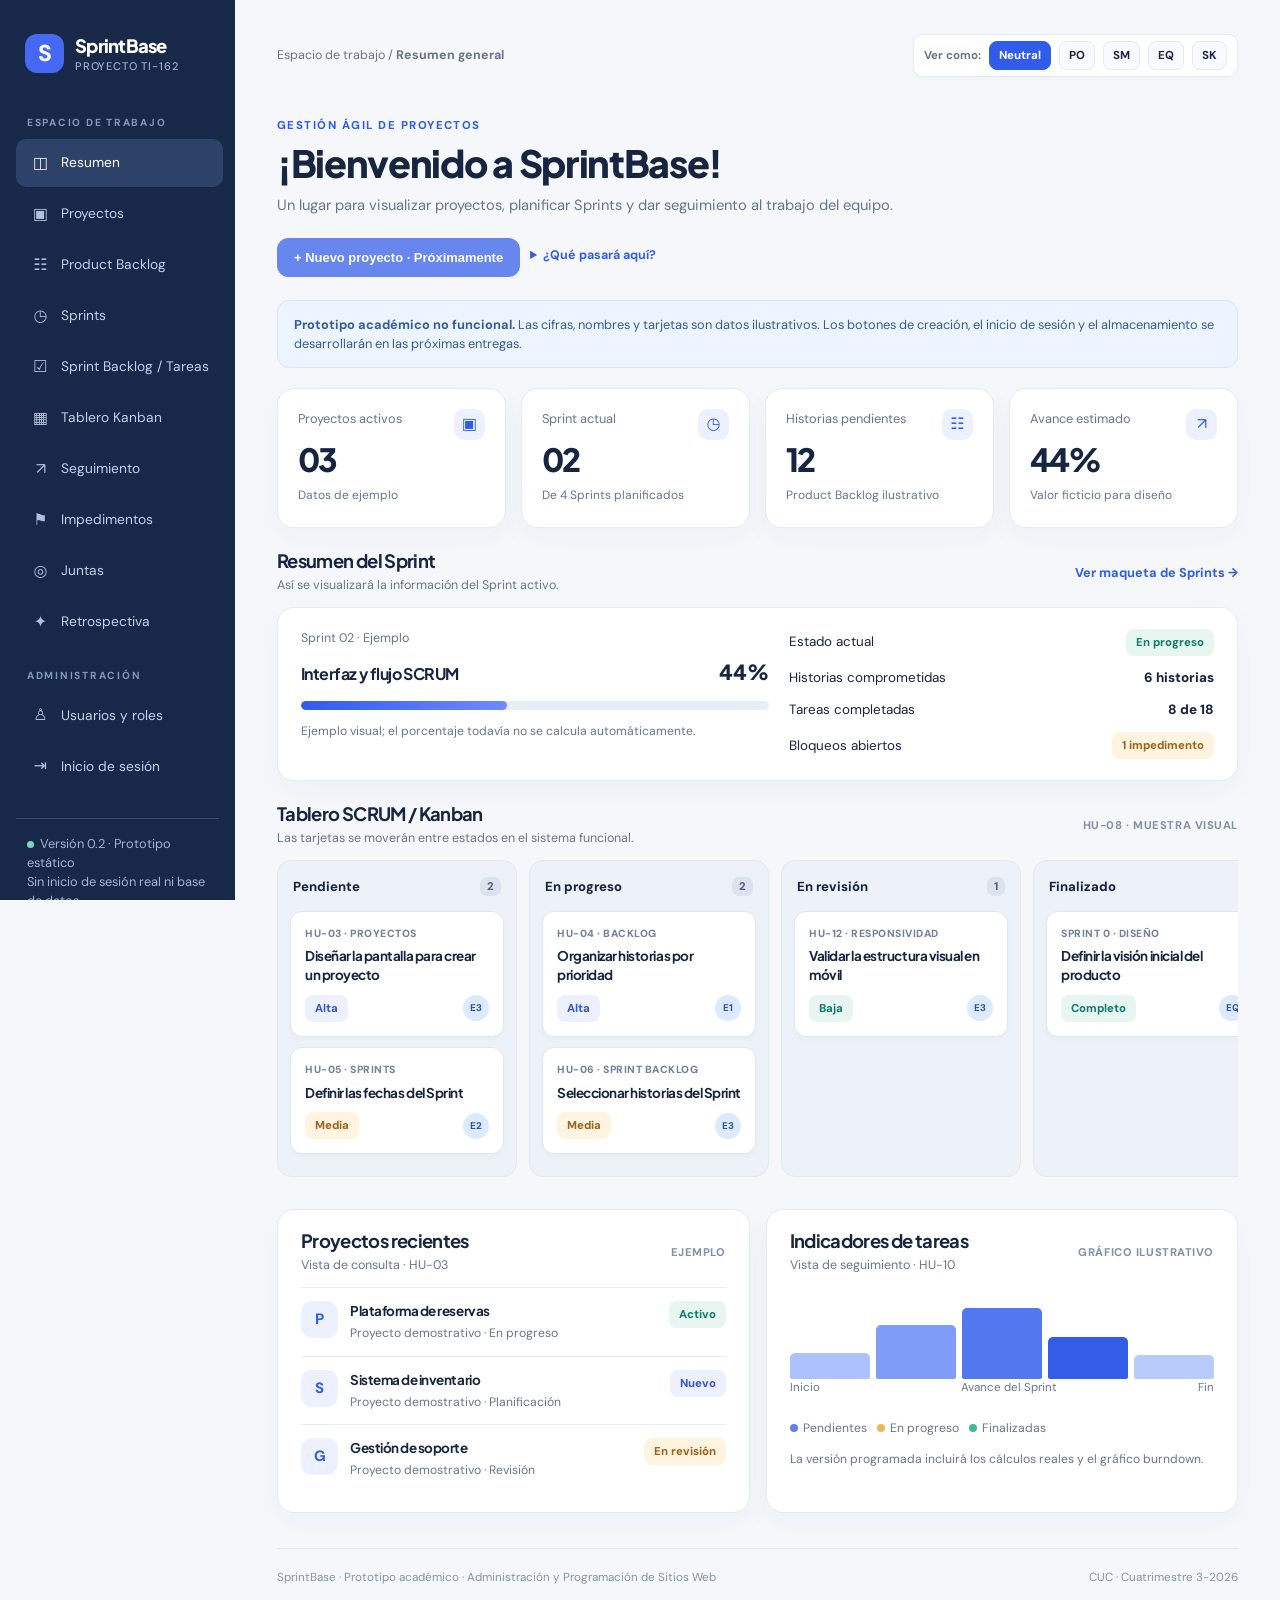
<file: index.html>
<!DOCTYPE html>

<html lang="es">
<head>
<meta charset="utf-8"/>
<meta content="width=device-width, initial-scale=1.0" name="viewport"/>
<meta content="Prototipo no funcional de un sistema web para la gestión de proyectos SCRUM." name="description"/>
<title>Inicio | SprintBase · Prototipo SCRUM</title>
<link href="css/estilos.css" rel="stylesheet"/>
</head>
<body>
<a class="skip" href="#contenido">Saltar al contenido</a>
<div class="shell">
<aside aria-label="Navegación principal" class="sidebar"><a class="brand" href="index.html"><span class="brand-mark">S</span><span><span class="brand-name">SprintBase</span><small>Proyecto TI-162</small></span></a><p class="side-label">Espacio de trabajo</p><nav aria-label="Módulos" class="nav"><a aria-current="page" class="active" href="index.html"><span class="nav-icon">◫</span> Resumen</a><a href="proyectos.html"><span class="nav-icon">▣</span> Proyectos</a><a href="backlog.html"><span class="nav-icon">☷</span> Product Backlog</a><a href="sprints.html"><span class="nav-icon">◷</span> Sprints</a><a href="tareas.html"><span class="nav-icon">☑</span> Sprint Backlog / Tareas</a><a href="kanban.html"><span class="nav-icon">▦</span> Tablero Kanban</a><a href="seguimiento.html"><span class="nav-icon">↗</span> Seguimiento</a><a href="impedimentos.html"><span class="nav-icon">⚑</span> Impedimentos</a><a href="juntas.html"><span class="nav-icon">◎</span> Juntas</a><a href="retrospectiva.html"><span class="nav-icon">✦</span> Retrospectiva</a></nav><p class="side-label">Administración</p><nav aria-label="Administración" class="nav"><a href="administracion.html"><span class="nav-icon">♙</span> Usuarios y roles</a><a href="login.html"><span class="nav-icon">⇥</span> Inicio de sesión</a></nav><p class="sidebar-bottom"><span class="mini-dot"></span>Versión 0.2 · Prototipo estático<br/>Sin inicio de sesión real ni base de datos.</p></aside>
<main class="main" id="contenido">
<div class="topbar"><p class="breadcrumb">Espacio de trabajo / <strong>Resumen general</strong></p><div class="top-actions"><div class="role-switch" role="group" aria-label="Ver como"><span>Ver como:</span><input type="radio" id="rol-neutral" name="rol" checked /><label for="rol-neutral">Neutral</label><input type="radio" id="rol-po" name="rol" /><label for="rol-po">PO</label><input type="radio" id="rol-sm" name="rol" /><label for="rol-sm">SM</label><input type="radio" id="rol-eq" name="rol" /><label for="rol-eq">EQ</label><input type="radio" id="rol-sk" name="rol" /><label for="rol-sk">SK</label></div></div></div>
<div class="heading-row"><div><p class="eyebrow">Gestión ágil de proyectos</p><h1>¡Bienvenido a SprintBase!</h1><p class="lead">Un lugar para visualizar proyectos, planificar Sprints y dar seguimiento al trabajo del equipo.</p></div><div class="hero-actions"><button aria-label="Acción disponible en una fase posterior" class="fake-button inactive" type="button" disabled>+ Nuevo proyecto · Próximamente</button><details class="aviso-inline"><summary>¿Qué pasará aquí?</summary><p class="modal-body">En el sistema final esta acción permitirá crear un nuevo proyecto y asociarlo a participantes. Esta maqueta no guarda cambios.</p></details></div></div>
<div class="info-box"><strong>Prototipo académico no funcional.</strong> Las cifras, nombres y tarjetas son datos ilustrativos. Los botones de creación, el inicio de sesión y el almacenamiento se desarrollarán en las próximas entregas.</div>
<section aria-label="Resumen numérico de ejemplo" class="grid metrics">
<article class="card metric"><span class="mark">▣</span><p class="lbl">Proyectos activos</p><p class="num">03</p><p class="hint">Datos de ejemplo</p></article>
<article class="card metric"><span class="mark">◷</span><p class="lbl">Sprint actual</p><p class="num">02</p><p class="hint">De 4 Sprints planificados</p></article>
<article class="card metric"><span class="mark">☷</span><p class="lbl">Historias pendientes</p><p class="num">12</p><p class="hint">Product Backlog ilustrativo</p></article>
<article class="card metric"><span class="mark">↗</span><p class="lbl">Avance estimado</p><p class="num">44%</p><p class="hint">Valor ficticio para diseño</p></article>
</section>
<section aria-labelledby="resumen-sprint" class="section"><div class="section-head"><div><h2 id="resumen-sprint">Resumen del Sprint</h2><p class="section-sub">Así se visualizará la información del Sprint activo.</p></div><a class="text-link" href="sprints.html">Ver maqueta de Sprints →</a></div>
<div class="card summary summary-grid"><div><p class="small">Sprint 02 · Ejemplo</p><div class="progress-top" style="margin-top:9px"><h3>Interfaz y flujo SCRUM</h3><span class="progress-val">44%</span></div><div aria-label="Avance ilustrativo del 44 por ciento" class="progress-track"><b></b></div><p class="smallnote">Ejemplo visual; el porcentaje todavía no se calcula automáticamente.</p></div><div class="detail-list"><div class="detail-line"><span>Estado actual</span><span class="chip green">En progreso</span></div><div class="detail-line"><span>Historias comprometidas</span><strong>6 historias</strong></div><div class="detail-line"><span>Tareas completadas</span><strong>8 de 18</strong></div><div class="detail-line"><span>Bloqueos abiertos</span><span class="chip amber">1 impedimento</span></div></div></div>
</section>
<section aria-labelledby="titulo-tablero" class="section" id="tablero"><div class="section-head"><div><h2 id="titulo-tablero">Tablero SCRUM / Kanban</h2><p class="section-sub">Las tarjetas se moverán entre estados en el sistema funcional.</p></div><span class="visual-only">HU-08 · Muestra visual</span></div>
<div aria-label="Cuatro columnas de estado" class="board" role="group">
<div class="board-column"><div class="column-head">Pendiente <span class="count">2</span></div><article class="ticket"><p class="code">HU-03 · PROYECTOS</p><h4>Diseñar la pantalla para crear un proyecto</h4><div class="ticket-foot"><span class="chip blue">Alta</span><span class="tiny-avatar">E3</span></div></article><article class="ticket"><p class="code">HU-05 · SPRINTS</p><h4>Definir las fechas del Sprint</h4><div class="ticket-foot"><span class="chip amber">Media</span><span class="tiny-avatar">E2</span></div></article></div>
<div class="board-column"><div class="column-head">En progreso <span class="count">2</span></div><article class="ticket"><p class="code">HU-04 · BACKLOG</p><h4>Organizar historias por prioridad</h4><div class="ticket-foot"><span class="chip blue">Alta</span><span class="tiny-avatar">E1</span></div></article><article class="ticket"><p class="code">HU-06 · SPRINT BACKLOG</p><h4>Seleccionar historias del Sprint</h4><div class="ticket-foot"><span class="chip amber">Media</span><span class="tiny-avatar">E3</span></div></article></div>
<div class="board-column"><div class="column-head">En revisión <span class="count">1</span></div><article class="ticket"><p class="code">HU-12 · RESPONSIVIDAD</p><h4>Validar la estructura visual en móvil</h4><div class="ticket-foot"><span class="chip green">Baja</span><span class="tiny-avatar">E3</span></div></article></div>
<div class="board-column"><div class="column-head">Finalizado <span class="count">1</span></div><article class="ticket"><p class="code">SPRINT 0 · DISEÑO</p><h4>Definir la visión inicial del producto</h4><div class="ticket-foot"><span class="chip green">Completo</span><span class="tiny-avatar">EQ</span></div></article></div>
</div>
</section>
<div class="cols-2 section">
<section aria-labelledby="titulo-proyectos" class="card panel" id="proyectos"><div class="section-head"><div><h2 id="titulo-proyectos">Proyectos recientes</h2><p class="section-sub">Vista de consulta · HU-03</p></div><span class="visual-only">Ejemplo</span></div><div class="item-row"><span class="item-icon">P</span><div class="item-main"><h4>Plataforma de reservas</h4><p>Proyecto demostrativo · En progreso</p></div><span class="chip green">Activo</span></div><div class="item-row"><span class="item-icon">S</span><div class="item-main"><h4>Sistema de inventario</h4><p>Proyecto demostrativo · Planificación</p></div><span class="chip blue">Nuevo</span></div><div class="item-row"><span class="item-icon">G</span><div class="item-main"><h4>Gestión de soporte</h4><p>Proyecto demostrativo · Revisión</p></div><span class="chip amber">En revisión</span></div></section>
<section aria-labelledby="titulo-indicadores" class="card panel" id="indicadores"><div class="section-head"><div><h2 id="titulo-indicadores">Indicadores de tareas</h2><p class="section-sub">Vista de seguimiento · HU-10</p></div><span class="visual-only">Gráfico ilustrativo</span></div><div aria-label="Barras decorativas con datos de ejemplo" class="bars"><span style="height:32%"></span><span style="height:66%"></span><span style="height:87%"></span><span style="height:52%"></span><span style="height:30%"></span></div><div class="stat-nums"><span>Inicio</span><span>Avance del Sprint</span><span>Fin</span></div><div class="legend" style="margin-top:23px"><span>Pendientes</span><span>En progreso</span><span>Finalizadas</span></div><p class="smallnote" style="margin-top:12px">La versión programada incluirá los cálculos reales y el gráfico burndown.</p></section>
</div>
<footer class="footer"><span>SprintBase · Prototipo académico · Administración y Programación de Sitios Web</span><span>CUC · Cuatrimestre 3-2026</span></footer>
</main>
</div>
</body>
</html>
</file>
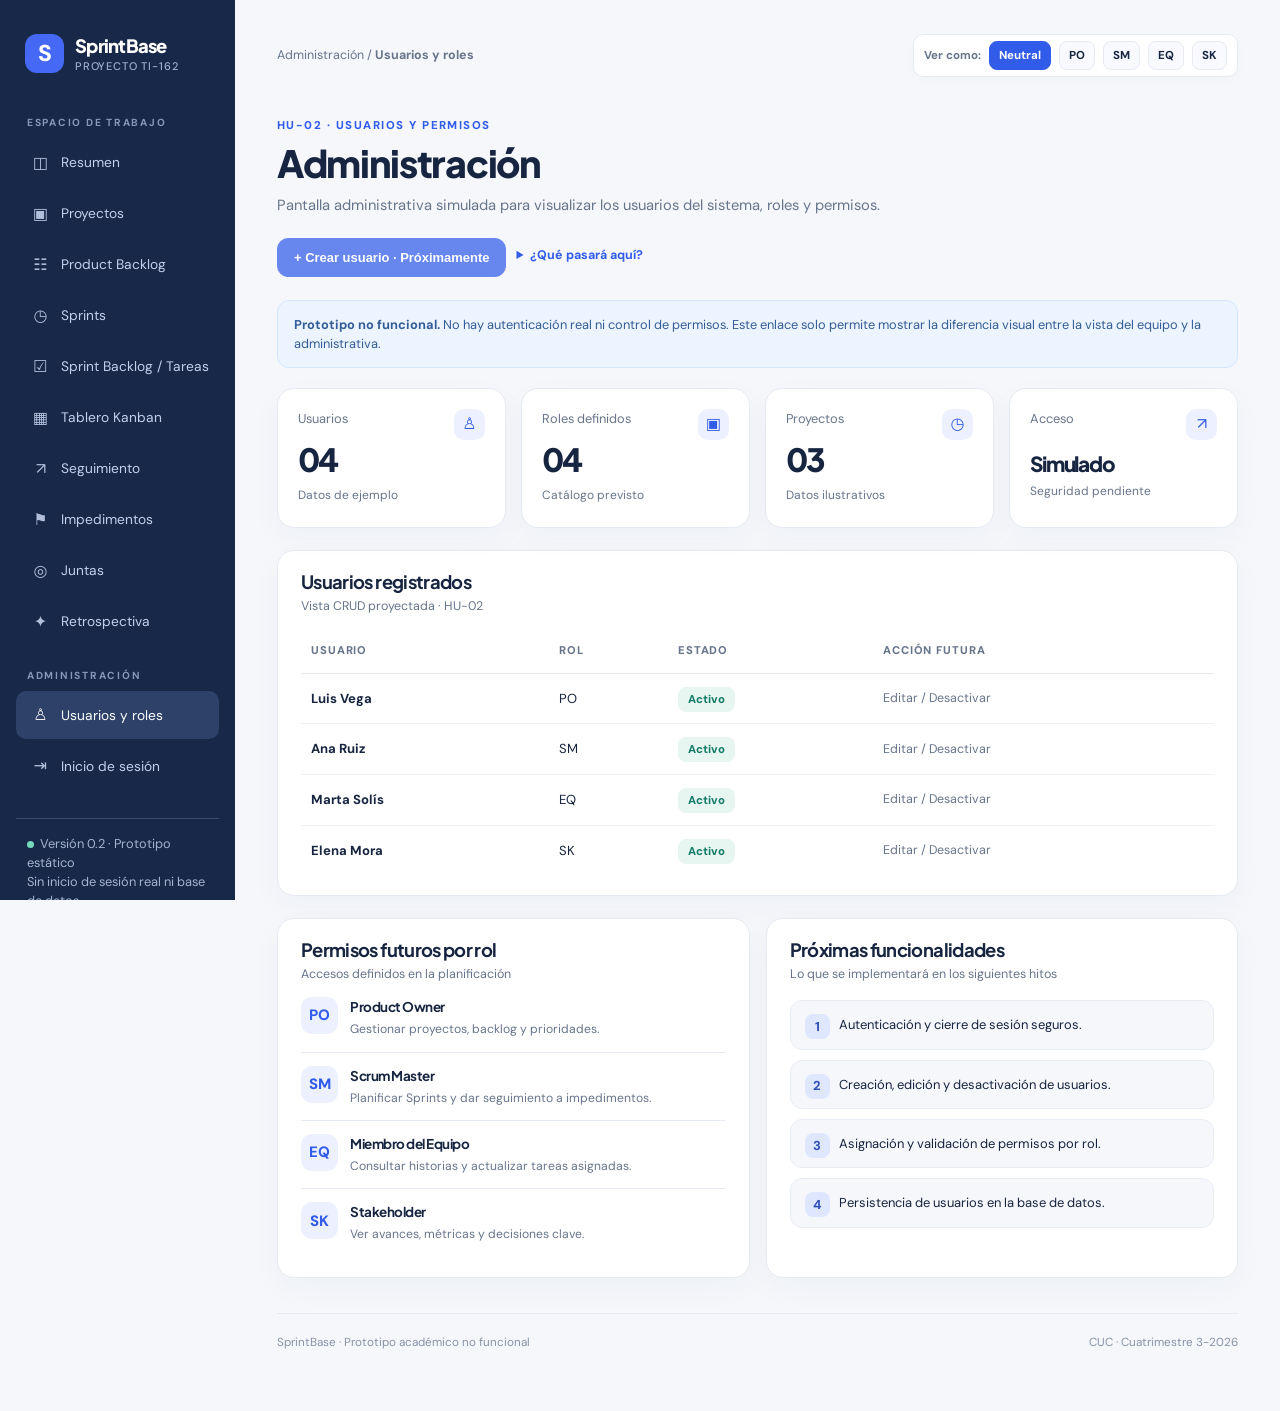
<file: administracion.html>
<!DOCTYPE html>
<html lang="es">
<head>
  <meta charset="utf-8" />
  <meta name="viewport" content="width=device-width, initial-scale=1.0" />
  <meta name="description" content="Maqueta estática de vista administrativa del sistema SCRUM." />
  <title>Administración | SprintBase</title>
  <link href="css/estilos.css" rel="stylesheet" />
</head>
<body>
  <a class="skip" href="#contenido">Saltar al contenido</a>
  <div class="shell">
    <aside aria-label="Navegación principal" class="sidebar">
      <a class="brand" href="index.html"><span class="brand-mark">S</span><span><span class="brand-name">SprintBase</span><small>Proyecto TI-162</small></span></a>
      <p class="side-label">Espacio de trabajo</p>
      <nav aria-label="Módulos" class="nav">
        <a href="index.html"><span class="nav-icon">◫</span> Resumen</a>
        <a href="proyectos.html"><span class="nav-icon">▣</span> Proyectos</a>
        <a href="backlog.html"><span class="nav-icon">☷</span> Product Backlog</a>
        <a href="sprints.html"><span class="nav-icon">◷</span> Sprints</a>
        <a href="tareas.html"><span class="nav-icon">☑</span> Sprint Backlog / Tareas</a>
        <a href="kanban.html"><span class="nav-icon">▦</span> Tablero Kanban</a>
        <a href="seguimiento.html"><span class="nav-icon">↗</span> Seguimiento</a>
        <a href="impedimentos.html"><span class="nav-icon">⚑</span> Impedimentos</a>
        <a href="juntas.html"><span class="nav-icon">◎</span> Juntas</a><a href="retrospectiva.html"><span class="nav-icon">✦</span> Retrospectiva</a>
      </nav>
      <p class="side-label">Administración</p>
      <nav aria-label="Administración" class="nav">
        <a aria-current="page" class="active" href="administracion.html"><span class="nav-icon">♙</span> Usuarios y roles</a>
        <a href="login.html"><span class="nav-icon">⇥</span> Inicio de sesión</a>
      </nav>
      <p class="sidebar-bottom"><span class="mini-dot"></span>Versión 0.2 · Prototipo estático<br />Sin inicio de sesión real ni base de datos.</p>
    </aside>

    <main class="main" id="contenido">
      <div class="topbar">
        <p class="breadcrumb">Administración / <strong>Usuarios y roles</strong></p>
        <div class="top-actions">
          <div class="role-switch" role="group" aria-label="Ver como">
            <span>Ver como:</span>
            <input type="radio" id="rol-neutral" name="rol" checked />
            <label for="rol-neutral">Neutral</label>
            <input type="radio" id="rol-po" name="rol" />
            <label for="rol-po">PO</label>
            <input type="radio" id="rol-sm" name="rol" />
            <label for="rol-sm">SM</label>
            <input type="radio" id="rol-eq" name="rol" />
            <label for="rol-eq">EQ</label>
            <input type="radio" id="rol-sk" name="rol" />
            <label for="rol-sk">SK</label>
          </div>
        </div>
      </div>

      <div class="heading-row">
        <div>
          <p class="eyebrow">HU-02 · Usuarios y permisos</p>
          <h1>Administración</h1>
          <p class="lead">Pantalla administrativa simulada para visualizar los usuarios del sistema, roles y permisos.</p>
        </div>
        <div class="hero-actions">
          <button class="fake-button inactive" type="button" disabled>+ Crear usuario · Próximamente</button>
          <details class="aviso-inline">
            <summary>¿Qué pasará aquí?</summary>
            <p class="modal-body">En el sistema final esta acción permitirá agregar un miembro con rol y permisos. Esta maqueta no guarda cambios.</p>
          </details>
        </div>
      </div>

      <div class="info-box"><strong>Prototipo no funcional.</strong> No hay autenticación real ni control de permisos. Este enlace solo permite mostrar la diferencia visual entre la vista del equipo y la administrativa.</div>

      <section class="grid metrics">
        <article class="card metric"><span class="mark">♙</span><p class="lbl">Usuarios</p><p class="num">04</p><p class="hint">Datos de ejemplo</p></article>
        <article class="card metric"><span class="mark">▣</span><p class="lbl">Roles definidos</p><p class="num">04</p><p class="hint">Catálogo previsto</p></article>
        <article class="card metric"><span class="mark">◷</span><p class="lbl">Proyectos</p><p class="num">03</p><p class="hint">Datos ilustrativos</p></article>
        <article class="card metric"><span class="mark">↗</span><p class="lbl">Acceso</p><p class="num" style="font-size:1.3rem;margin-top:20px">Simulado</p><p class="hint">Seguridad pendiente</p></article>
      </section>

      <section class="section card panel">
        <div class="section-head">
          <div><h2>Usuarios registrados</h2><p class="section-sub">Vista CRUD proyectada · HU-02</p></div>
          <button class="fake-button btn-sm btn-agregar-miembro" type="button" disabled>Agregar miembro</button>
        </div>
        <div class="table-scroll">
          <table class="simple-table">
            <thead><tr><th>Usuario</th><th>Rol</th><th>Estado</th><th>Acción futura</th></tr></thead>
            <tbody>
              <tr><td>Luis Vega</td><td>PO</td><td><span class="chip green">Activo</span></td><td class="small">Editar / Desactivar</td></tr>
              <tr><td>Ana Ruiz</td><td>SM</td><td><span class="chip green">Activo</span></td><td class="small">Editar / Desactivar</td></tr>
              <tr><td>Marta Solís</td><td>EQ</td><td><span class="chip green">Activo</span></td><td class="small">Editar / Desactivar</td></tr>
              <tr><td>Elena Mora</td><td>SK</td><td><span class="chip green">Activo</span></td><td class="small">Editar / Desactivar</td></tr>
            </tbody>
          </table>
        </div>
      </section>

      <section class="section cols-2">
        <article class="card panel">
          <h2>Permisos futuros por rol</h2>
          <p class="section-sub">Accesos definidos en la planificación</p>
          <div class="item-row"><span class="item-icon">PO</span><div class="item-main"><h4>Product Owner</h4><p>Gestionar proyectos, backlog y prioridades.</p></div></div>
          <div class="item-row"><span class="item-icon">SM</span><div class="item-main"><h4>Scrum Master</h4><p>Planificar Sprints y dar seguimiento a impedimentos.</p></div></div>
          <div class="item-row"><span class="item-icon">EQ</span><div class="item-main"><h4>Miembro del Equipo</h4><p>Consultar historias y actualizar tareas asignadas.</p></div></div>
          <div class="item-row"><span class="item-icon">SK</span><div class="item-main"><h4>Stakeholder</h4><p>Ver avances, métricas y decisiones clave.</p></div></div>
        </article>

        <article class="card panel">
          <h2>Próximas funcionalidades</h2>
          <p class="section-sub">Lo que se implementará en los siguientes hitos</p>
          <div class="steps" style="margin-top:16px">
            <div class="step">Autenticación y cierre de sesión seguros.</div>
            <div class="step">Creación, edición y desactivación de usuarios.</div>
            <div class="step">Asignación y validación de permisos por rol.</div>
            <div class="step">Persistencia de usuarios en la base de datos.</div>
          </div>
        </article>
      </section>

      <footer class="footer"><span>SprintBase · Prototipo académico no funcional</span><span>CUC · Cuatrimestre 3-2026</span></footer>
    </main>
  </div>
</body>
</html>
</file>
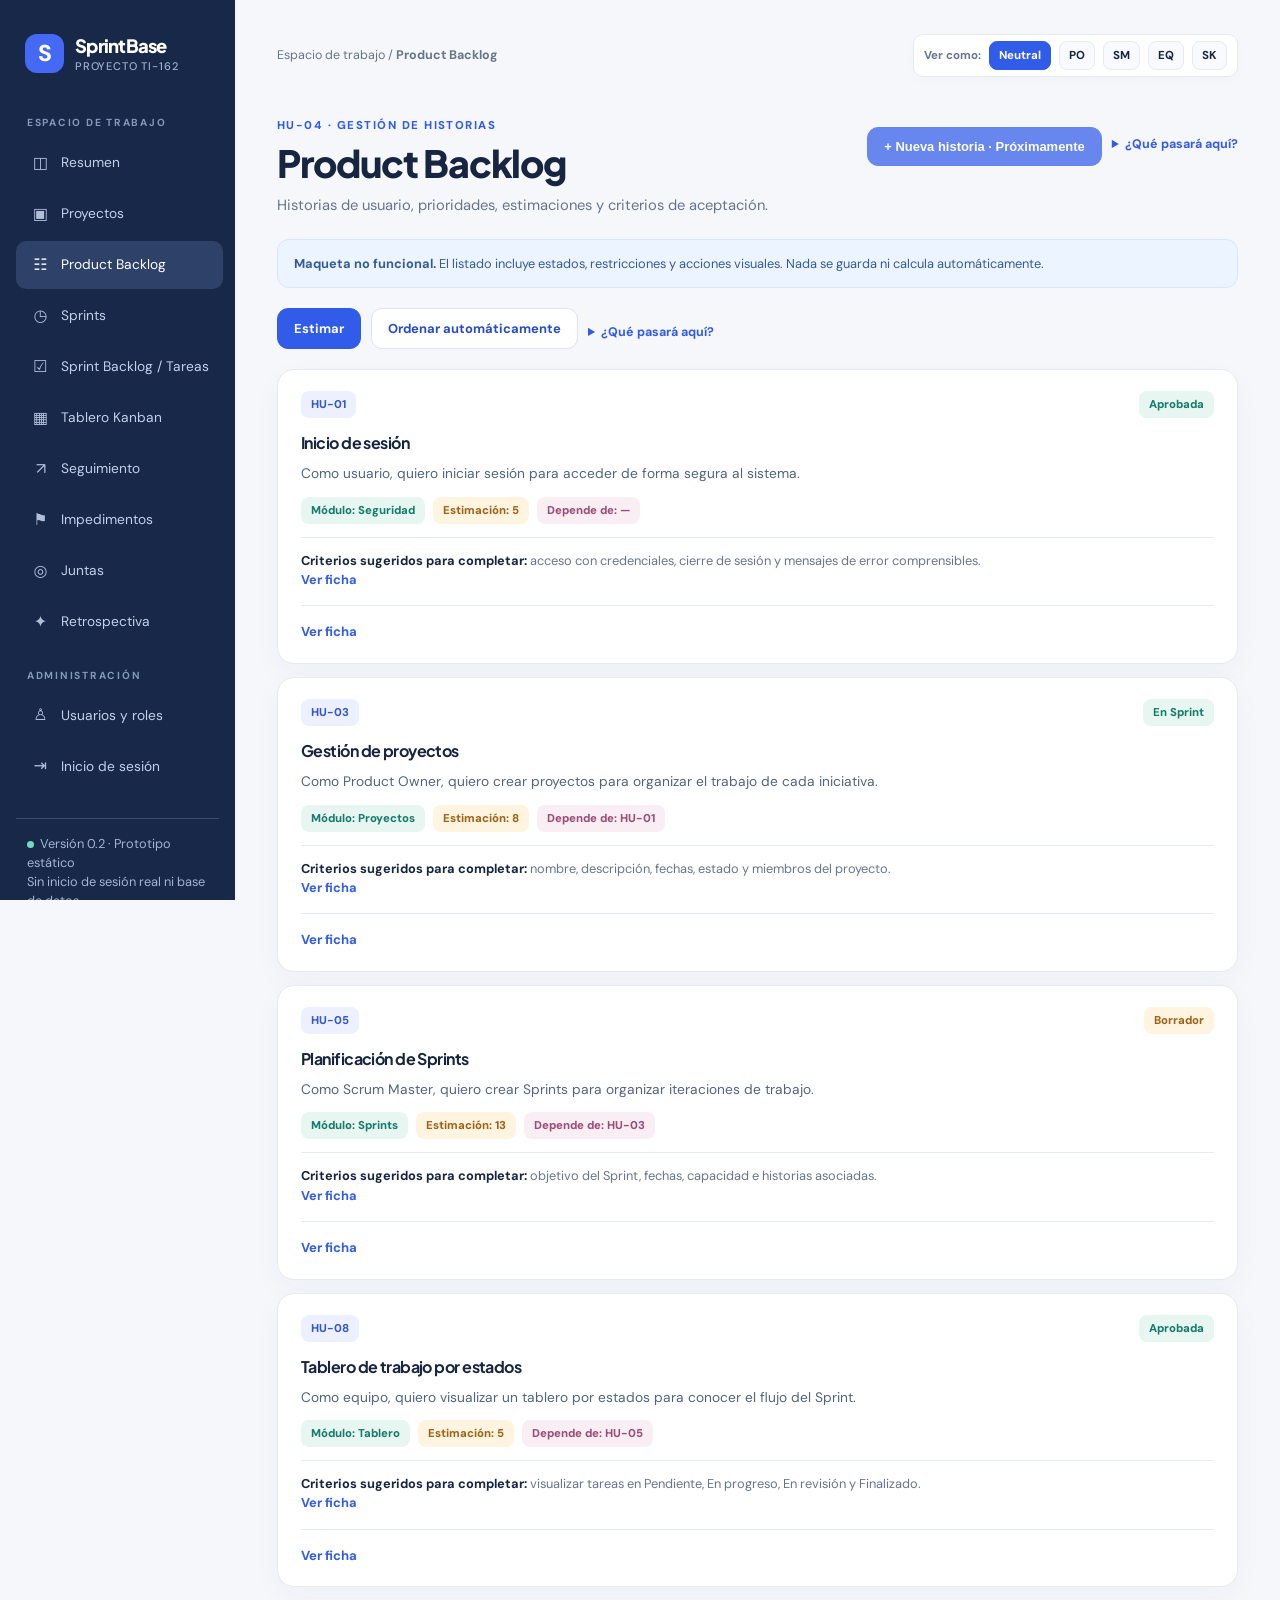
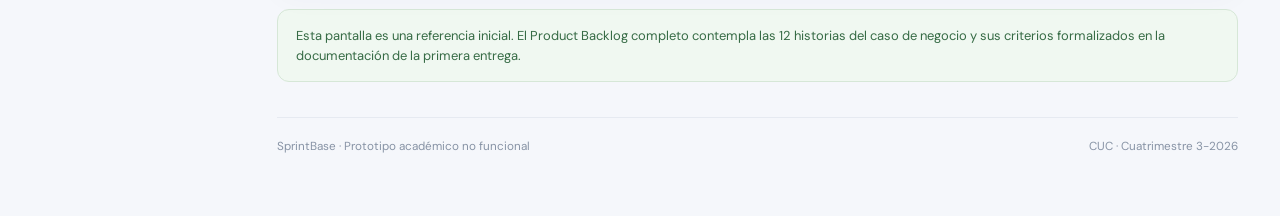
<file: backlog.html>
<!DOCTYPE html>
<html lang="es">
<head>
  <meta charset="utf-8" />
  <meta name="viewport" content="width=device-width, initial-scale=1.0" />
  <meta name="description" content="Maqueta estática del Product Backlog SCRUM." />
  <title>Product Backlog | SprintBase</title>
  <link href="css/estilos.css" rel="stylesheet" />
</head>
<body>
  <a class="skip" href="#contenido">Saltar al contenido</a>
  <div class="shell">
    <aside aria-label="Navegación principal" class="sidebar">
      <a class="brand" href="index.html"><span class="brand-mark">S</span><span><span class="brand-name">SprintBase</span><small>Proyecto TI-162</small></span></a>
      <p class="side-label">Espacio de trabajo</p>
      <nav aria-label="Módulos" class="nav">
        <a href="index.html"><span class="nav-icon">◫</span> Resumen</a>
        <a href="proyectos.html"><span class="nav-icon">▣</span> Proyectos</a>
        <a aria-current="page" class="active" href="backlog.html"><span class="nav-icon">☷</span> Product Backlog</a>
        <a href="sprints.html"><span class="nav-icon">◷</span> Sprints</a>
        <a href="tareas.html"><span class="nav-icon">☑</span> Sprint Backlog / Tareas</a>
        <a href="kanban.html"><span class="nav-icon">▦</span> Tablero Kanban</a>
        <a href="seguimiento.html"><span class="nav-icon">↗</span> Seguimiento</a>
        <a href="impedimentos.html"><span class="nav-icon">⚑</span> Impedimentos</a>
        <a href="juntas.html"><span class="nav-icon">◎</span> Juntas</a><a href="retrospectiva.html"><span class="nav-icon">✦</span> Retrospectiva</a>
      </nav>
      <p class="side-label">Administración</p>
      <nav aria-label="Administración" class="nav">
        <a href="administracion.html"><span class="nav-icon">♙</span> Usuarios y roles</a>
        <a href="login.html"><span class="nav-icon">⇥</span> Inicio de sesión</a>
      </nav>
      <p class="sidebar-bottom"><span class="mini-dot"></span>Versión 0.2 · Prototipo estático<br />Sin inicio de sesión real ni base de datos.</p>
    </aside>

    <main class="main" id="contenido">
      <div class="topbar">
        <p class="breadcrumb">Espacio de trabajo / <strong>Product Backlog</strong></p>
        <div class="top-actions">
          <div class="role-switch" role="group" aria-label="Ver como">
            <span>Ver como:</span>
            <input type="radio" id="rol-neutral" name="rol" checked />
            <label for="rol-neutral">Neutral</label>
            <input type="radio" id="rol-po" name="rol" />
            <label for="rol-po">PO</label>
            <input type="radio" id="rol-sm" name="rol" />
            <label for="rol-sm">SM</label>
            <input type="radio" id="rol-eq" name="rol" />
            <label for="rol-eq">EQ</label>
            <input type="radio" id="rol-sk" name="rol" />
            <label for="rol-sk">SK</label>
          </div>
        </div>
      </div>

      <div class="heading-row">
        <div>
          <p class="eyebrow">HU-04 · Gestión de historias</p>
          <h1>Product Backlog</h1>
          <p class="lead">Historias de usuario, prioridades, estimaciones y criterios de aceptación.</p>
        </div>
        <div class="hero-actions">
          <button class="fake-button inactive" type="button" disabled>+ Nueva historia · Próximamente</button>
          <details class="aviso-inline">
            <summary>¿Qué pasará aquí?</summary>
            <p class="modal-body">En el sistema final esta acción permitirá crear una nueva historia con descripción, prioridad y criterios de aceptación. Esta maqueta no guarda cambios.</p>
          </details>
        </div>
      </div>

      <div class="info-box"><strong>Maqueta no funcional.</strong> El listado incluye estados, restricciones y acciones visuales. Nada se guarda ni calcula automáticamente.</div>

      <div class="story-toolbar">
        <a href="#planning-poker" class="fake-button">Estimar</a>
        <a href="#aviso-ordenar" class="fake-button secondary">Ordenar automáticamente</a>
        <details class="aviso-inline">
          <summary>¿Qué pasará aquí?</summary>
          <p class="modal-body">En el sistema final, esta acción ordenará las historias por prioridad y dependencias. Esta maqueta es solo una simulación visual.</p>
        </details>
      </div>

      <div class="grid list-rows">
        <article class="card story">
          <div class="top">
            <span class="chip blue">HU-01</span>
            <span class="chip green">Aprobada</span>
          </div>
          <h3>Inicio de sesión</h3>
          <p>Como usuario, quiero iniciar sesión para acceder de forma segura al sistema.</p>
          <div class="meta">
            <span class="chip green">Módulo: Seguridad</span>
            <span class="chip amber">Estimación: 5</span>
            <span class="chip pink">Depende de: —</span>
          </div>
          <div class="criteria">
            <strong>Criterios sugeridos para completar:</strong> acceso con credenciales, cierre de sesión y mensajes de error comprensibles.
          </div>
          <div class="split-row story-actions">
            <button class="fake-button btn-po btn-aprobar" type="button" disabled>Aprobar historia</button>
            <button class="fake-button btn-sm btn-enviar-sprint" type="button" disabled>Enviar a Sprint</button>
            <a href="#ficha-hu01" class="text-link">Ver ficha</a>
          </div>
          <details class="story-detail" id="ficha-hu01">
            <summary>Ver ficha</summary>
            <div class="story-detail-body">
              <div class="checklist">
                <label class="check-row"><input type="checkbox" /> <span>Diseñar formulario de acceso</span></label>
                <label class="check-row"><input type="checkbox" /> <span>Validar credenciales de usuario</span></label>
                <label class="check-row"><input type="checkbox" /> <span>Mostrar errores de validación</span></label>
                <label class="check-row"><input type="checkbox" checked /> <span>Prueba realizada</span></label>
                <label class="check-row"><input type="checkbox" /> <span>Preparar flujo de cierre de sesión</span></label>
                <label class="check-row"><input type="checkbox" /> <span>Prueba realizada</span></label>
              </div>
              <progress value="2" max="6"></progress>
              <p class="smallnote">2 de 6 actividades completadas (ejemplo)</p>
              <p class="smallnote story-ready">Historia lista ✓ · En el sistema final aparecerá solo cuando todos los checks estén marcados.</p>
            </div>
          </details>
        </article>

        <article class="card story">
          <div class="top">
            <span class="chip blue">HU-03</span>
            <span class="chip green">En Sprint</span>
          </div>
          <h3>Gestión de proyectos</h3>
          <p>Como Product Owner, quiero crear proyectos para organizar el trabajo de cada iniciativa.</p>
          <div class="meta">
            <span class="chip green">Módulo: Proyectos</span>
            <span class="chip amber">Estimación: 8</span>
            <span class="chip pink">Depende de: HU-01</span>
          </div>
          <div class="criteria"><strong>Criterios sugeridos para completar:</strong> nombre, descripción, fechas, estado y miembros del proyecto.</div>
          <div class="split-row story-actions">
            <button class="fake-button btn-po btn-aprobar" type="button" disabled>Aprobar historia</button>
            <button class="fake-button btn-sm btn-enviar-sprint" type="button" disabled>Enviar a Sprint</button>
            <a href="#ficha-hu03" class="text-link">Ver ficha</a>
          </div>
          <details class="story-detail" id="ficha-hu03">
            <summary>Ver ficha</summary>
            <div class="story-detail-body">
              <div class="checklist">
                <label class="check-row"><input type="checkbox" checked /> <span>Definir estructura del proyecto</span></label>
                <label class="check-row"><input type="checkbox" checked /> <span>Prueba realizada</span></label>
                <label class="check-row"><input type="checkbox" /> <span>Crear formulario de alta</span></label>
                <label class="check-row"><input type="checkbox" /> <span>Listar integrantes del proyecto</span></label>
                <label class="check-row"><input type="checkbox" /> <span>Prueba realizada</span></label>
                <label class="check-row"><input type="checkbox" /> <span>Guardar cambios de estado</span></label>
              </div>
              <progress value="3" max="6"></progress>
              <p class="smallnote">3 de 6 actividades completadas (ejemplo)</p>
              <p class="smallnote story-ready">Historia lista ✓ · En el sistema final aparecerá solo cuando todos los checks estén marcados.</p>
            </div>
          </details>
        </article>

        <article class="card story">
          <div class="top">
            <span class="chip blue">HU-05</span>
            <span class="chip amber">Borrador</span>
          </div>
          <h3>Planificación de Sprints</h3>
          <p>Como Scrum Master, quiero crear Sprints para organizar iteraciones de trabajo.</p>
          <div class="meta">
            <span class="chip green">Módulo: Sprints</span>
            <span class="chip amber">Estimación: 13</span>
            <span class="chip pink">Depende de: HU-03</span>
          </div>
          <div class="criteria"><strong>Criterios sugeridos para completar:</strong> objetivo del Sprint, fechas, capacidad e historias asociadas.</div>
          <div class="split-row story-actions">
            <button class="fake-button btn-po btn-aprobar" type="button" disabled>Aprobar historia</button>
            <button class="fake-button btn-sm btn-enviar-sprint" type="button" disabled>Enviar a Sprint</button>
            <a href="#ficha-hu05" class="text-link">Ver ficha</a>
          </div>
          <details class="story-detail" id="ficha-hu05">
            <summary>Ver ficha</summary>
            <div class="story-detail-body">
              <div class="checklist">
                <label class="check-row"><input type="checkbox" /> <span>Definir objetivo del Sprint</span></label>
                <label class="check-row"><input type="checkbox" /> <span>Seleccionar fechas</span></label>
                <label class="check-row"><input type="checkbox" /> <span>Comprobar capacidad del equipo</span></label>
                <label class="check-row"><input type="checkbox" /> <span>Prueba realizada</span></label>
                <label class="check-row"><input type="checkbox" /> <span>Asignar historias prioritarias</span></label>
                <label class="check-row"><input type="checkbox" /> <span>Registrar cierre del Sprint</span></label>
              </div>
              <progress value="1" max="6"></progress>
              <p class="smallnote">1 de 6 actividades completadas (ejemplo)</p>
              <p class="smallnote story-ready">Historia lista ✓ · En el sistema final aparecerá solo cuando todos los checks estén marcados.</p>
            </div>
          </details>
        </article>

        <article class="card story">
          <div class="top">
            <span class="chip blue">HU-08</span>
            <span class="chip green">Aprobada</span>
          </div>
          <h3>Tablero de trabajo por estados</h3>
          <p>Como equipo, quiero visualizar un tablero por estados para conocer el flujo del Sprint.</p>
          <div class="meta">
            <span class="chip green">Módulo: Tablero</span>
            <span class="chip amber">Estimación: 5</span>
            <span class="chip pink">Depende de: HU-05</span>
          </div>
          <div class="criteria"><strong>Criterios sugeridos para completar:</strong> visualizar tareas en Pendiente, En progreso, En revisión y Finalizado.</div>
          <div class="split-row story-actions">
            <button class="fake-button btn-po btn-aprobar" type="button" disabled>Aprobar historia</button>
            <button class="fake-button btn-sm btn-enviar-sprint" type="button" disabled>Enviar a Sprint</button>
            <a href="#ficha-hu08" class="text-link">Ver ficha</a>
          </div>
          <details class="story-detail" id="ficha-hu08">
            <summary>Ver ficha</summary>
            <div class="story-detail-body">
              <div class="checklist">
                <label class="check-row"><input type="checkbox" checked /> <span>Diseñar columnas del tablero</span></label>
                <label class="check-row"><input type="checkbox" checked /> <span>Prueba realizada</span></label>
                <label class="check-row"><input type="checkbox" /> <span>Definir tarjetas con responsables</span></label>
                <label class="check-row"><input type="checkbox" /> <span>Crear acciones de arrastre visual</span></label>
                <label class="check-row"><input type="checkbox" /> <span>Revisar estados de finalización</span></label>
                <label class="check-row"><input type="checkbox" /> <span>Prueba realizada</span></label>
              </div>
              <progress value="4" max="6"></progress>
              <p class="smallnote">4 de 6 actividades completadas (ejemplo)</p>
              <p class="smallnote story-ready">Historia lista ✓ · En el sistema final aparecerá solo cuando todos los checks estén marcados.</p>
            </div>
          </details>
        </article>
      </div>

      <div class="section callout">Esta pantalla es una referencia inicial. El Product Backlog completo contempla las 12 historias del caso de negocio y sus criterios formalizados en la documentación de la primera entrega.</div>

      <div id="planning-poker" class="modal-target" role="dialog" aria-modal="true" aria-labelledby="planning-title">
        <div class="modal-window">
          <a href="#" class="modal-close" aria-label="Cerrar planning poker">×</a>
          <h2 id="planning-title">Planning poker</h2>
          <div class="modal-grid">
            <input class="poker-card" type="radio" name="poker-carta" id="poker-1" value="1" />
            <label for="poker-1">1</label>
            <input class="poker-card" type="radio" name="poker-carta" id="poker-2" value="2" />
            <label for="poker-2">2</label>
            <input class="poker-card" type="radio" name="poker-carta" id="poker-3" value="3" />
            <label for="poker-3">3</label>
            <input class="poker-card" type="radio" name="poker-carta" id="poker-5" value="5" />
            <label for="poker-5">5</label>
            <input class="poker-card" type="radio" name="poker-carta" id="poker-8" value="8" />
            <label for="poker-8">8</label>
            <input class="poker-card" type="radio" name="poker-carta" id="poker-13" value="13" />
            <label for="poker-13">13</label>
            <input class="poker-card" type="radio" name="poker-carta" id="poker-21" value="21" />
            <label for="poker-21">21</label>
            <input class="poker-card" type="radio" name="poker-carta" id="poker-34" value="34" />
            <label for="poker-34">34</label>
          </div>
          <p class="smallnote">Promedio de ejemplo: 5.0</p>
          <p class="smallnote">En el sistema final se calcularía automáticamente.</p>
        </div>
      </div>

      <div id="aviso-ordenar" class="modal-target" role="dialog" aria-modal="true" aria-labelledby="ordenar-title">
        <div class="modal-window">
          <a href="#" class="modal-close" aria-label="Cerrar aviso de ordenamiento">×</a>
          <h2 id="ordenar-title">Ordenamiento simulado</h2>
          <p>En el sistema final reordenará automáticamente por prioridad y dependencias.</p>
        </div>
      </div>

      <footer class="footer"><span>SprintBase · Prototipo académico no funcional</span><span>CUC · Cuatrimestre 3-2026</span></footer>
    </main>
  </div>
</body>
</html>
</file>
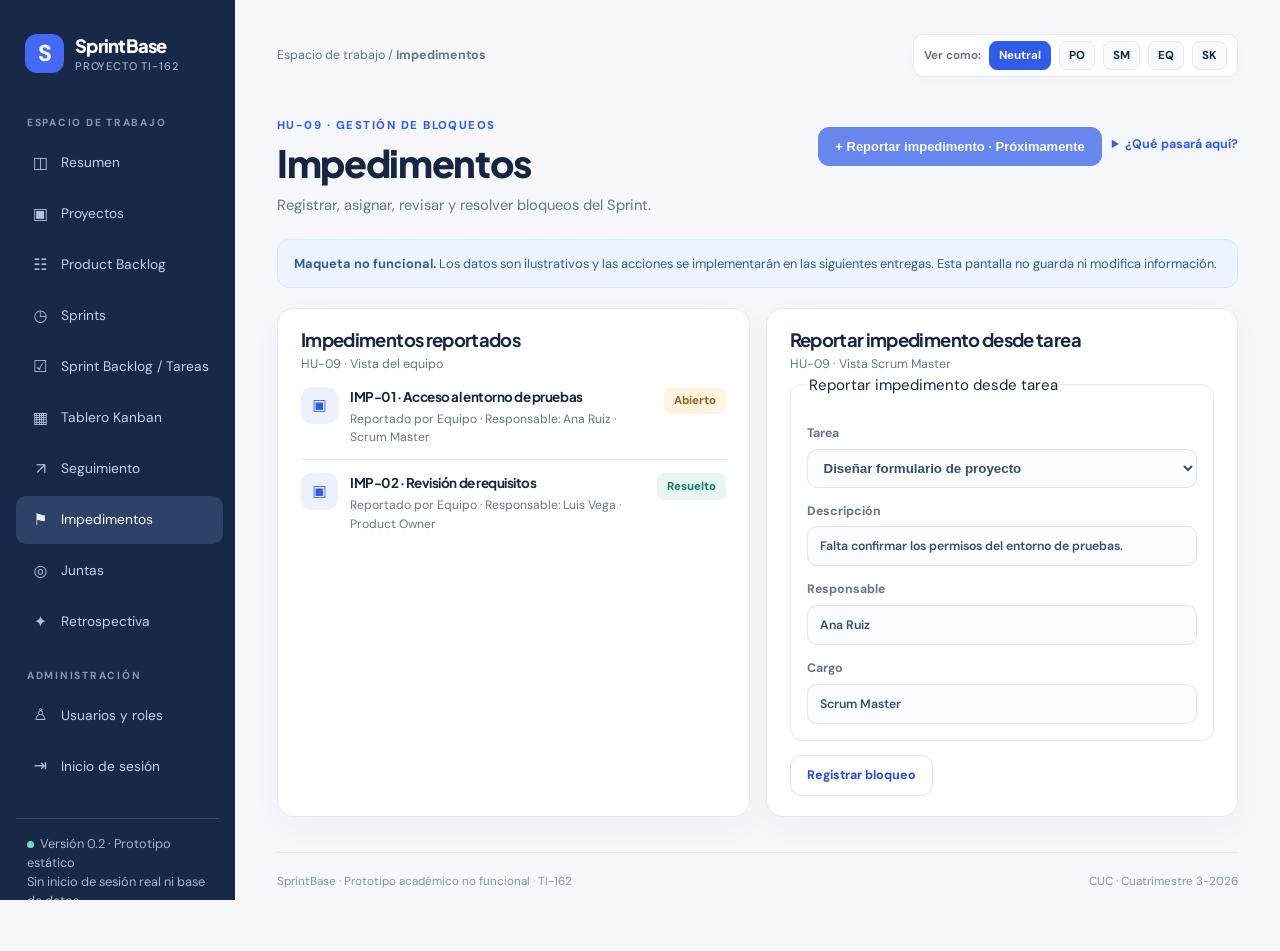
<file: impedimentos.html>
<!DOCTYPE html>
<html lang="es">
<head>
  <meta charset="UTF-8" />
  <meta name="viewport" content="width=device-width,initial-scale=1" />
  <meta name="description" content="Prototipo no funcional de gestión SCRUM" />
  <title>Impedimentos | SprintBase</title>
  <link rel="stylesheet" href="css/estilos.css" />
</head>
<body>
  <a class="skip" href="#contenido">Saltar al contenido</a>
  <div class="shell">
    <aside class="sidebar" aria-label="Navegación principal">
      <a class="brand" href="index.html"><span class="brand-mark">S</span><span><span class="brand-name">SprintBase</span><small>Proyecto TI-162</small></span></a>
      <p class="side-label">Espacio de trabajo</p>
      <nav class="nav" aria-label="Módulos">
        <a href="index.html"><span class="nav-icon">◫</span> Resumen</a>
        <a href="proyectos.html"><span class="nav-icon">▣</span> Proyectos</a>
        <a href="backlog.html"><span class="nav-icon">☷</span> Product Backlog</a>
        <a href="sprints.html"><span class="nav-icon">◷</span> Sprints</a>
        <a href="tareas.html"><span class="nav-icon">☑</span> Sprint Backlog / Tareas</a>
        <a href="kanban.html"><span class="nav-icon">▦</span> Tablero Kanban</a>
        <a href="seguimiento.html"><span class="nav-icon">↗</span> Seguimiento</a>
        <a href="impedimentos.html" class="active" aria-current="page"><span class="nav-icon">⚑</span> Impedimentos</a>
        <a href="juntas.html"><span class="nav-icon">◎</span> Juntas</a><a href="retrospectiva.html"><span class="nav-icon">✦</span> Retrospectiva</a>
      </nav>
      <p class="side-label">Administración</p>
      <nav class="nav" aria-label="Administración">
        <a href="administracion.html"><span class="nav-icon">♙</span> Usuarios y roles</a>
        <a href="login.html"><span class="nav-icon">⇥</span> Inicio de sesión</a>
      </nav>
      <p class="sidebar-bottom"><span class="mini-dot"></span>Versión 0.2 · Prototipo estático<br />Sin inicio de sesión real ni base de datos.</p>
    </aside>

    <main class="main" id="contenido">
      <div class="topbar">
        <p class="breadcrumb">Espacio de trabajo / <strong>Impedimentos</strong></p>
        <div class="top-actions">
          <div class="role-switch" role="group" aria-label="Ver como">
            <span>Ver como:</span>
            <input type="radio" id="rol-neutral" name="rol" checked />
            <label for="rol-neutral">Neutral</label>
            <input type="radio" id="rol-po" name="rol" />
            <label for="rol-po">PO</label>
            <input type="radio" id="rol-sm" name="rol" />
            <label for="rol-sm">SM</label>
            <input type="radio" id="rol-eq" name="rol" />
            <label for="rol-eq">EQ</label>
            <input type="radio" id="rol-sk" name="rol" />
            <label for="rol-sk">SK</label>
          </div>
        </div>
      </div>

      <div class="heading-row">
        <div>
          <p class="eyebrow">HU-09 · Gestión de bloqueos</p>
          <h1>Impedimentos</h1>
          <p class="lead">Registrar, asignar, revisar y resolver bloqueos del Sprint.</p>
        </div>
        <div class="hero-actions">
          <button class="fake-button inactive" type="button" disabled>+ Reportar impedimento · Próximamente</button>
          <details class="aviso-inline">
            <summary>¿Qué pasará aquí?</summary>
            <p class="modal-body">En el sistema final esta acción permitirá registrar un bloqueo con tarea, responsable y resolución. Esta maqueta no guarda cambios.</p>
          </details>
        </div>
      </div>

      <div class="info-box"><strong>Maqueta no funcional.</strong> Los datos son ilustrativos y las acciones se implementarán en las siguientes entregas. Esta pantalla no guarda ni modifica información.</div>

      <section class="grid cols-2">
        <article class="card panel">
          <h2>Impedimentos reportados</h2>
          <p class="section-sub">HU-09 · Vista del equipo</p>
          <div class="item-row"><span class="item-icon">▣</span><div class="item-main"><h4>IMP-01 · Acceso al entorno de pruebas</h4><p>Reportado por Equipo · Responsable: Ana Ruiz · Scrum Master</p></div><span class="chip amber">Abierto</span></div>
          <div class="item-row"><span class="item-icon">▣</span><div class="item-main"><h4>IMP-02 · Revisión de requisitos</h4><p>Reportado por Equipo · Responsable: Luis Vega · Product Owner</p></div><span class="chip green">Resuelto</span></div>
        </article>

        <article class="card panel">
          <h2>Reportar impedimento desde tarea</h2>
          <p class="section-sub">HU-09 · Vista Scrum Master</p>
          <fieldset>
            <legend>Reportar impedimento desde tarea</legend>
            <div class="fieldset-grid" style="margin-top:12px;">
              <label>
                Tarea
                <select aria-label="Tarea relacionada">
                  <option>Diseñar formulario de proyecto</option>
                  <option>Definir criterios de aceptación</option>
                  <option>Maquetar Product Backlog</option>
                </select>
              </label>
              <label>
                Descripción
                <output>Falta confirmar los permisos del entorno de pruebas.</output>
              </label>
              <label>
                Responsable
                <output>Ana Ruiz</output>
              </label>
              <label>
                Cargo
                <output>Scrum Master</output>
              </label>
            </div>
          </fieldset>
          <details class="aviso-inline" style="margin-top:14px;">
            <summary class="fake-button secondary">Registrar bloqueo</summary>
            <p class="modal-body">Acción simulada · En el sistema final se guardaría el impedimento.</p>
          </details>
        </article>
      </section>

      <footer class="footer"><span>SprintBase · Prototipo académico no funcional · TI-162</span><span>CUC · Cuatrimestre 3-2026</span></footer>
    </main>
  </div>
</body>
</html>
</file>
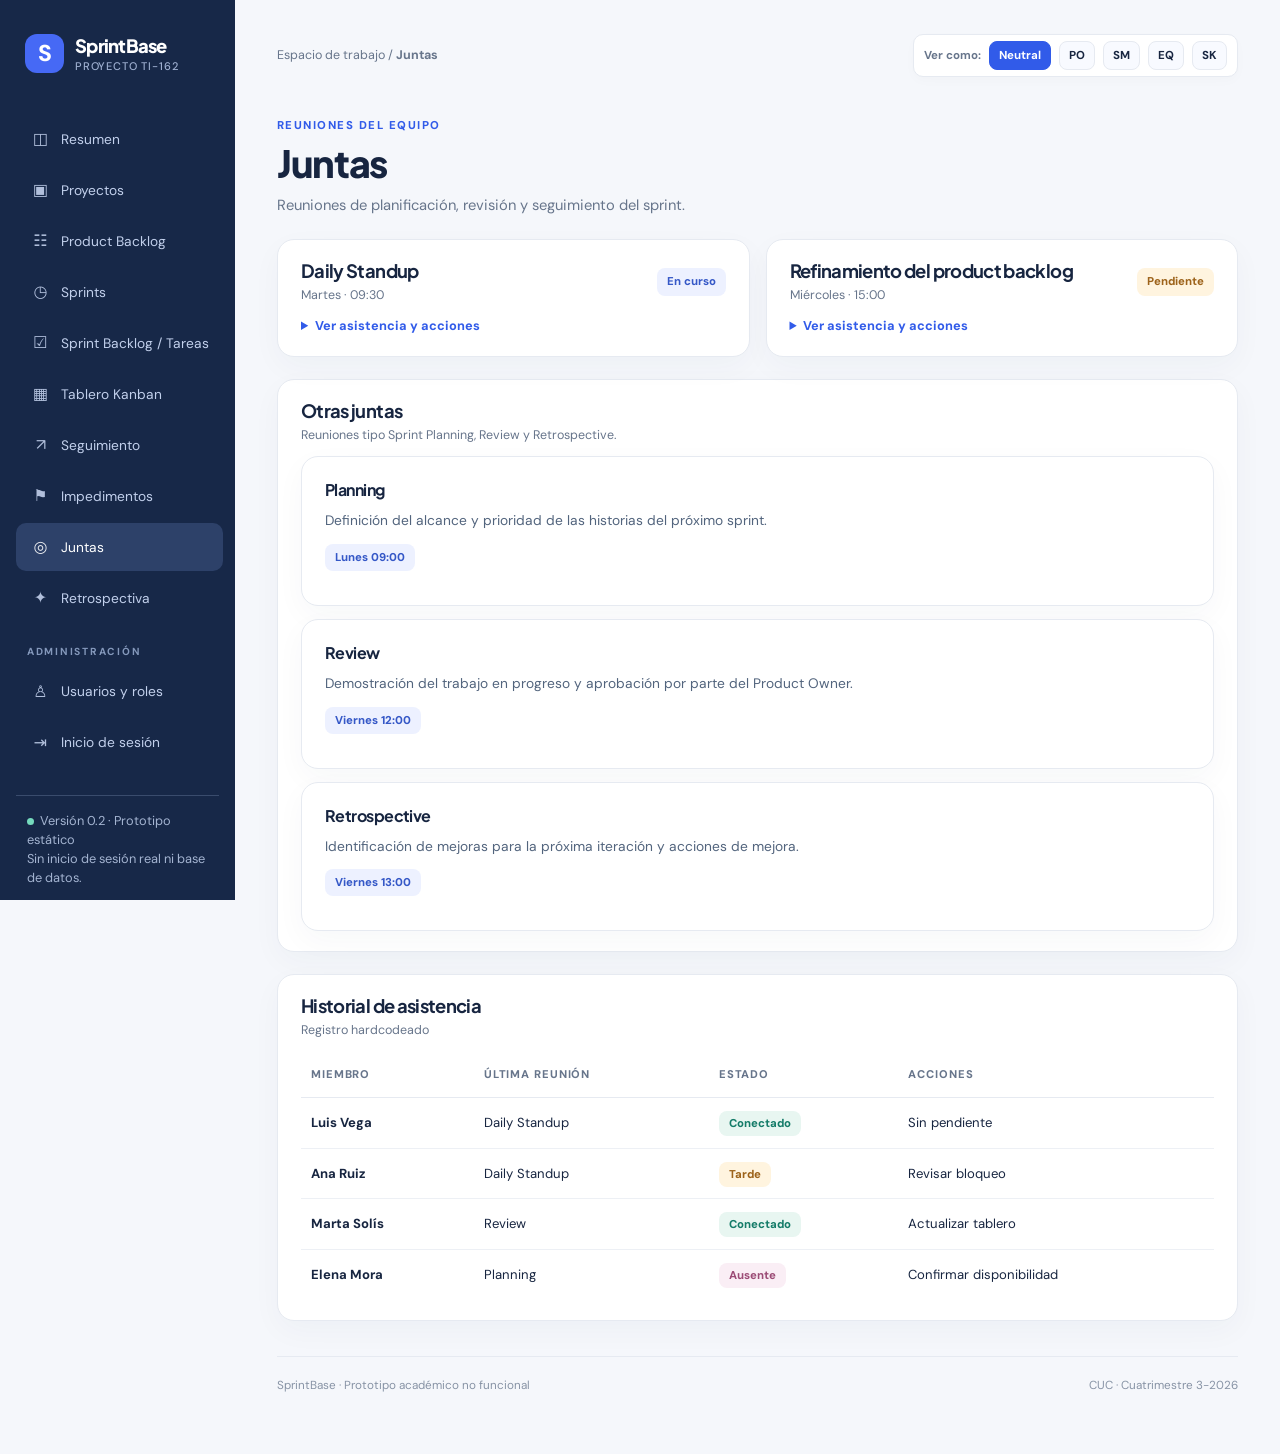
<file: juntas.html>
<!DOCTYPE html>
<html lang="es">
<head>
  <meta charset="UTF-8" />
  <meta name="viewport" content="width=device-width, initial-scale=1.0" />
  <meta name="description" content="Maqueta estática de junta y reuniones SCRUM." />
  <title>Juntas | SprintBase</title>
  <link rel="stylesheet" href="css/estilos.css" />
</head>
<body>
  <a class="skip" href="#contenido">Saltar al contenido</a>
  <div class="shell">
    <aside class="sidebar" aria-label="Navegación principal">
      <a class="brand" href="index.html"><span class="brand-mark">S</span><span><span class="brand-name">SprintBase</span><small>Proyecto TI-162</small></span></a>
      <nav class="nav" aria-label="Módulos">
        <a href="index.html"><span class="nav-icon">◫</span> Resumen</a>
        <a href="proyectos.html"><span class="nav-icon">▣</span> Proyectos</a>
        <a href="backlog.html"><span class="nav-icon">☷</span> Product Backlog</a>
        <a href="sprints.html"><span class="nav-icon">◷</span> Sprints</a>
        <a href="tareas.html"><span class="nav-icon">☑</span> Sprint Backlog / Tareas</a>
        <a href="kanban.html"><span class="nav-icon">▦</span> Tablero Kanban</a>
        <a href="seguimiento.html"><span class="nav-icon">↗</span> Seguimiento</a>
        <a href="impedimentos.html"><span class="nav-icon">⚑</span> Impedimentos</a>
        <a href="juntas.html" aria-current="page" class="active"><span class="nav-icon">◎</span> Juntas</a>
        <a href="retrospectiva.html"><span class="nav-icon">✦</span> Retrospectiva</a>
      </nav>
      <p class="side-label">Administración</p>
      <nav class="nav" aria-label="Administración">
        <a href="administracion.html"><span class="nav-icon">♙</span> Usuarios y roles</a>
        <a href="login.html"><span class="nav-icon">⇥</span> Inicio de sesión</a>
      </nav>
      <p class="sidebar-bottom"><span class="mini-dot"></span>Versión 0.2 · Prototipo estático<br />Sin inicio de sesión real ni base de datos.</p>
    </aside>

    <main class="main" id="contenido">
      <div class="topbar">
        <p class="breadcrumb">Espacio de trabajo / <strong>Juntas</strong></p>
        <div class="top-actions">
          <div class="role-switch" role="group" aria-label="Ver como">
            <span>Ver como:</span>
            <input type="radio" id="rol-neutral" name="rol" checked />
            <label for="rol-neutral">Neutral</label>
            <input type="radio" id="rol-po" name="rol" />
            <label for="rol-po">PO</label>
            <input type="radio" id="rol-sm" name="rol" />
            <label for="rol-sm">SM</label>
            <input type="radio" id="rol-eq" name="rol" />
            <label for="rol-eq">EQ</label>
            <input type="radio" id="rol-sk" name="rol" />
            <label for="rol-sk">SK</label>
          </div>
        </div>
      </div>

      <div class="heading-row">
        <div>
          <p class="eyebrow">Reuniones del equipo</p>
          <h1>Juntas</h1>
          <p class="lead">Reuniones de planificación, revisión y seguimiento del sprint.</p>
        </div>
      </div>

      <section class="grid cols-2">
        <article class="card panel">
          <div class="section-head">
            <div><h2>Daily Standup</h2><p class="section-sub">Martes · 09:30</p></div>
            <span class="chip blue">En curso</span>
          </div>
          <details>
            <summary class="text-link">Ver asistencia y acciones</summary>
            <div class="story-detail-body">
              <div class="checklist">
                <span class="chip green">Luis Vega · Conectado</span>
                <span class="chip amber">Ana Ruiz · Tarde</span>
                <span class="chip blue">Marta Solís · Conectado</span>
                <span class="chip pink">Elena Mora · Ausente</span>
              </div>
              <div class="hero-actions" style="margin-top:16px;">
                <button class="fake-button btn-conectarme" type="button" disabled>Conectarme</button>
                <button class="fake-button btn-cerrar-reunion secondary btn-sm" type="button" disabled>Cerrar reunión</button>
              </div>
            </div>
          </details>
        </article>

        <article class="card panel">
          <div class="section-head">
            <div><h2>Refinamiento del product backlog</h2><p class="section-sub">Miércoles · 15:00</p></div>
            <span class="chip amber">Pendiente</span>
          </div>
          <details>
            <summary class="text-link">Ver asistencia y acciones</summary>
            <div class="story-detail-body">
              <div class="checklist">
                <span class="chip green">Luis Vega · Conectado</span>
                <span class="chip green">Ana Ruiz · Conectado</span>
                <span class="chip amber">Marta Solís · Tarde</span>
                <span class="chip pink">Elena Mora · Ausente</span>
              </div>
              <div class="hero-actions" style="margin-top:16px;">
                <button class="fake-button btn-conectarme" type="button" disabled>Conectarme</button>
                <button class="fake-button btn-cerrar-reunion secondary btn-sm" type="button" disabled>Cerrar reunión</button>
              </div>
            </div>
          </details>
        </article>
      </section>

      <section class="section card panel">
        <div class="section-head">
          <div><h2>Otras juntas</h2><p class="section-sub">Reuniones tipo Sprint Planning, Review y Retrospective.</p></div>
        </div>
        <div class="grid list-rows">
          <article class="card story">
            <h3>Planning</h3>
            <p>Definición del alcance y prioridad de las historias del próximo sprint.</p>
            <div class="meta"><span class="chip blue">Lunes 09:00</span></div>
          </article>
          <article class="card story">
            <h3>Review</h3>
            <p>Demostración del trabajo en progreso y aprobación por parte del Product Owner.</p>
            <div class="meta"><span class="chip blue">Viernes 12:00</span></div>
          </article>
          <article class="card story">
            <h3>Retrospective</h3>
            <p>Identificación de mejoras para la próxima iteración y acciones de mejora.</p>
            <div class="meta"><span class="chip blue">Viernes 13:00</span></div>
          </article>
        </div>
      </section>

      <section class="section card panel">
        <div class="section-head"><div><h2>Historial de asistencia</h2><p class="section-sub">Registro hardcodeado</p></div></div>
        <div class="table-scroll">
          <table class="simple-table">
            <thead>
              <tr><th>Miembro</th><th>Última reunión</th><th>Estado</th><th>Acciones</th></tr>
            </thead>
            <tbody>
              <tr><td>Luis Vega</td><td>Daily Standup</td><td><span class="chip green">Conectado</span></td><td>Sin pendiente</td></tr>
              <tr><td>Ana Ruiz</td><td>Daily Standup</td><td><span class="chip amber">Tarde</span></td><td>Revisar bloqueo</td></tr>
              <tr><td>Marta Solís</td><td>Review</td><td><span class="chip green">Conectado</span></td><td>Actualizar tablero</td></tr>
              <tr><td>Elena Mora</td><td>Planning</td><td><span class="chip pink">Ausente</span></td><td>Confirmar disponibilidad</td></tr>
            </tbody>
          </table>
        </div>
      </section>

      <footer class="footer"><span>SprintBase · Prototipo académico no funcional</span><span>CUC · Cuatrimestre 3-2026</span></footer>
    </main>
  </div>
</body>
</html>
</file>
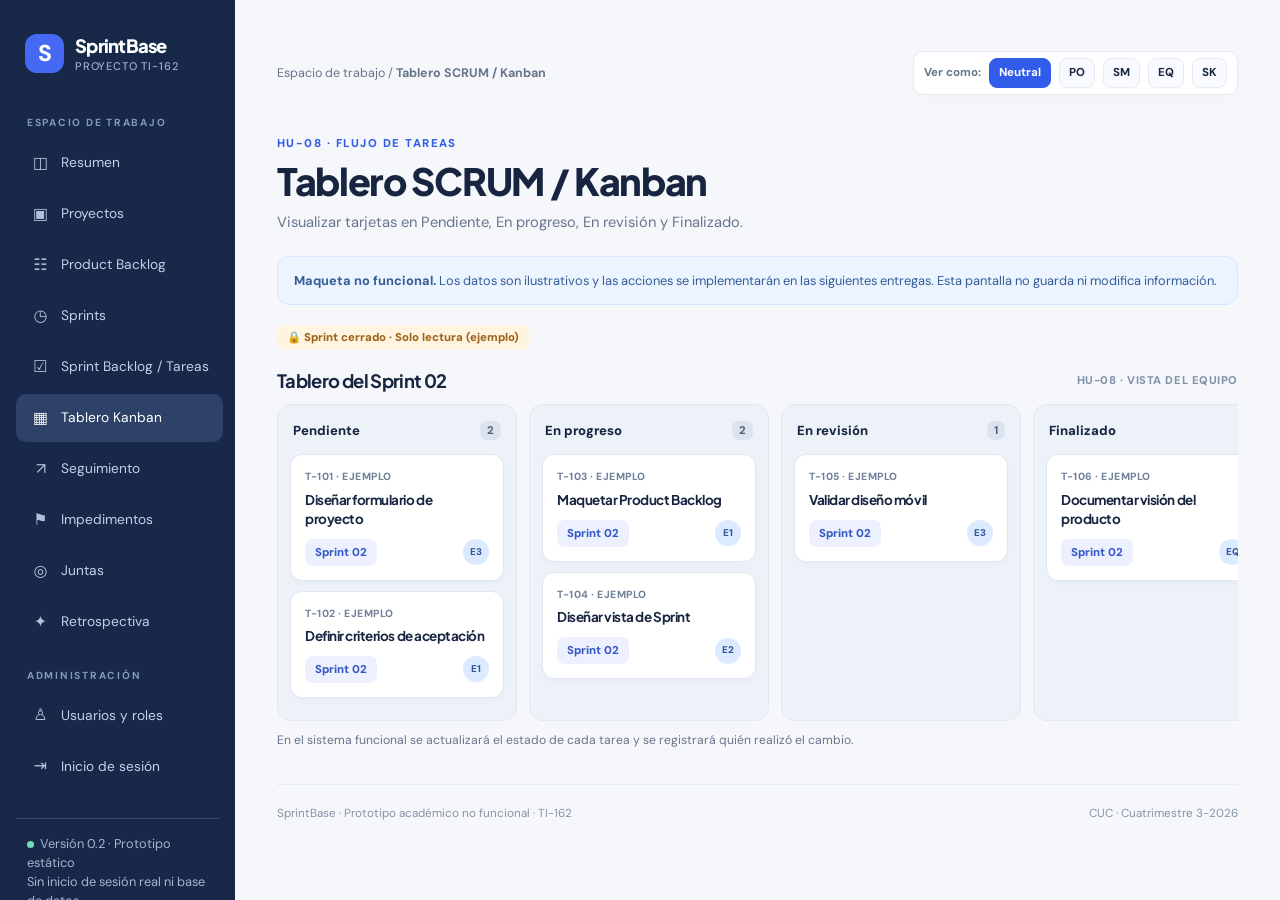
<file: kanban.html>
<!DOCTYPE html><html lang="es"><head><meta charset="UTF-8"><meta name="viewport" content="width=device-width,initial-scale=1"><meta name="description" content="Prototipo no funcional de gestión SCRUM"><title>Tablero SCRUM / Kanban | SprintBase</title><link rel="stylesheet" href="css/estilos.css"></head><body><a class="skip" href="#contenido">Saltar al contenido</a><div class="shell"><aside class="sidebar" aria-label="Navegación principal"><a class="brand" href="index.html"><span class="brand-mark">S</span><span><span class="brand-name">SprintBase</span><small>Proyecto TI-162</small></span></a><p class="side-label">Espacio de trabajo</p><nav class="nav" aria-label="Módulos"><a href="index.html"><span class="nav-icon">◫</span> Resumen</a><a href="proyectos.html"><span class="nav-icon">▣</span> Proyectos</a><a href="backlog.html"><span class="nav-icon">☷</span> Product Backlog</a><a href="sprints.html"><span class="nav-icon">◷</span> Sprints</a><a href="tareas.html"><span class="nav-icon">☑</span> Sprint Backlog / Tareas</a><a href="kanban.html" class="active" aria-current="page"><span class="nav-icon">▦</span> Tablero Kanban</a><a href="seguimiento.html"><span class="nav-icon">↗</span> Seguimiento</a><a href="impedimentos.html"><span class="nav-icon">⚑</span> Impedimentos</a><a href="juntas.html"><span class="nav-icon">◎</span> Juntas</a><a href="retrospectiva.html"><span class="nav-icon">✦</span> Retrospectiva</a></nav><p class="side-label">Administración</p><nav class="nav" aria-label="Administración"><a href="administracion.html"><span class="nav-icon">♙</span> Usuarios y roles</a><a href="login.html"><span class="nav-icon">⇥</span> Inicio de sesión</a></nav><p class="sidebar-bottom"><span class="mini-dot"></span>Versión 0.2 · Prototipo estático<br>Sin inicio de sesión real ni base de datos.</p></aside><main class="main" id="contenido"><div class="topbar"><p class="breadcrumb">Espacio de trabajo / <strong>Tablero SCRUM / Kanban</strong></p><div class="top-actions"><div class="role-switch" role="group" aria-label="Ver como"><span>Ver como:</span><input type="radio" id="rol-neutral" name="rol" checked /><label for="rol-neutral">Neutral</label><input type="radio" id="rol-po" name="rol" /><label for="rol-po">PO</label><input type="radio" id="rol-sm" name="rol" /><label for="rol-sm">SM</label><input type="radio" id="rol-eq" name="rol" /><label for="rol-eq">EQ</label><input type="radio" id="rol-sk" name="rol" /><label for="rol-sk">SK</label></div></div></div><div class="heading-row"><div><p class="eyebrow">HU-08 · Flujo de tareas</p><h1>Tablero SCRUM / Kanban</h1><p class="lead">Visualizar tarjetas en Pendiente, En progreso, En revisión y Finalizado.</p></div></div><div class="info-box"><strong>Maqueta no funcional.</strong> Los datos son ilustrativos y las acciones se implementarán en las siguientes entregas. Esta pantalla no guarda ni modifica información.</div><div class="closed-sprint-note"><span class="chip amber">🔒 Sprint cerrado · Solo lectura (ejemplo)</span></div><section class="section"><div class="section-head"><h2>Tablero del Sprint 02</h2><span class="visual-only">HU-08 · Vista del equipo</span></div><div class="board"><div class="board-column"><div class="column-head">Pendiente<span class="count">2</span></div><article class="ticket"><p class="code">T-101 · EJEMPLO</p><h4>Diseñar formulario de proyecto</h4><div class="ticket-foot"><span class="chip blue">Sprint 02</span><span class="tiny-avatar">E3</span></div></article><article class="ticket"><p class="code">T-102 · EJEMPLO</p><h4>Definir criterios de aceptación</h4><div class="ticket-foot"><span class="chip blue">Sprint 02</span><span class="tiny-avatar">E1</span></div></article></div><div class="board-column"><div class="column-head">En progreso<span class="count">2</span></div><article class="ticket"><p class="code">T-103 · EJEMPLO</p><h4>Maquetar Product Backlog</h4><div class="ticket-foot"><span class="chip blue">Sprint 02</span><span class="tiny-avatar">E1</span></div></article><article class="ticket"><p class="code">T-104 · EJEMPLO</p><h4>Diseñar vista de Sprint</h4><div class="ticket-foot"><span class="chip blue">Sprint 02</span><span class="tiny-avatar">E2</span></div></article></div><div class="board-column"><div class="column-head">En revisión<span class="count">1</span></div><article class="ticket"><p class="code">T-105 · EJEMPLO</p><h4>Validar diseño móvil</h4><div class="ticket-foot"><span class="chip blue">Sprint 02</span><span class="tiny-avatar">E3</span></div></article></div><div class="board-column"><div class="column-head">Finalizado<span class="count">1</span></div><article class="ticket"><p class="code">T-106 · EJEMPLO</p><h4>Documentar visión del producto</h4><div class="ticket-foot"><span class="chip blue">Sprint 02</span><span class="tiny-avatar">EQ</span></div></article></div></div><p class="smallnote">En el sistema funcional se actualizará el estado de cada tarea y se registrará quién realizó el cambio.</p></section><footer class="footer"><span>SprintBase · Prototipo académico no funcional · TI-162</span><span>CUC · Cuatrimestre 3-2026</span></footer></main></div></body></html>
</file>
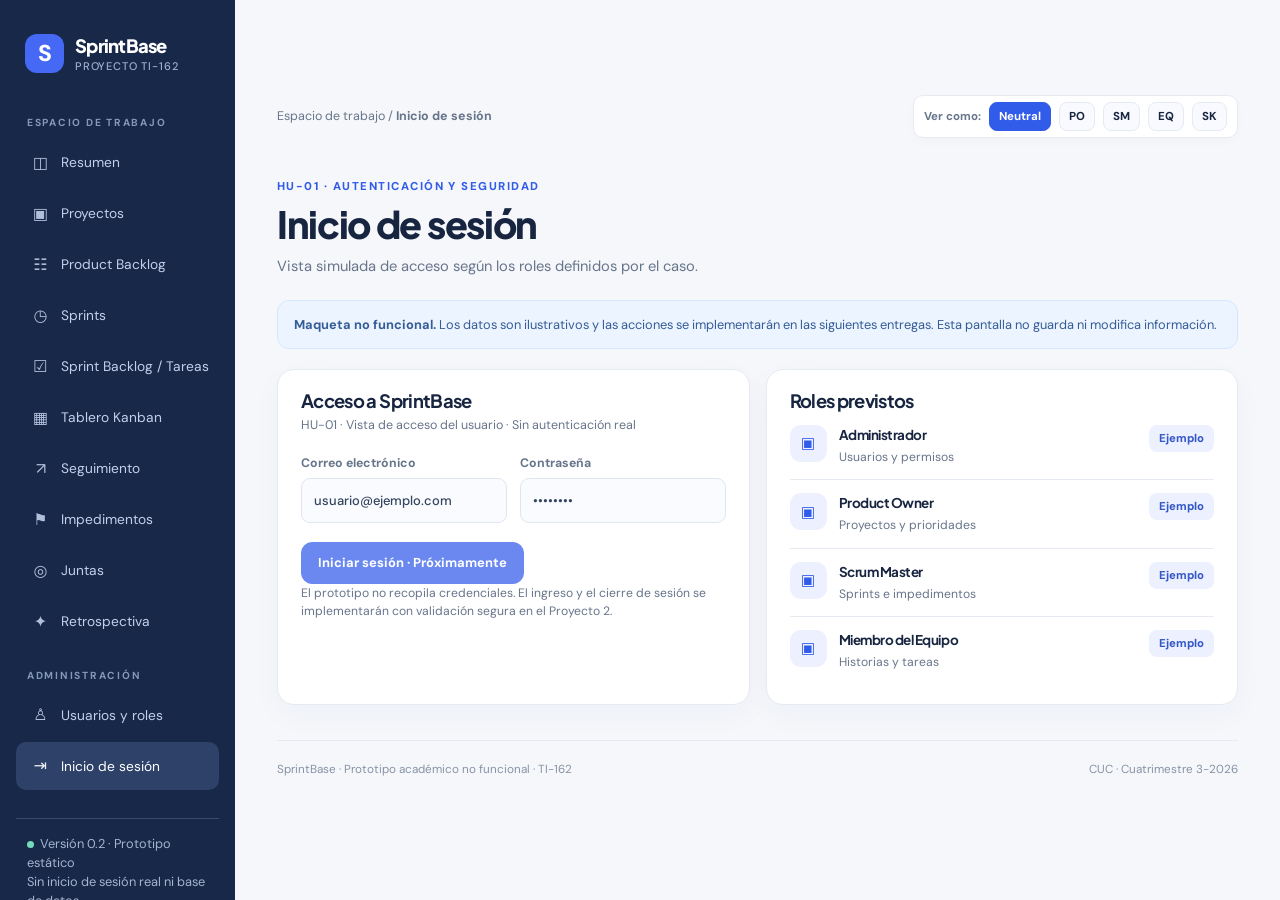
<file: login.html>
<!DOCTYPE html><html lang="es"><head><meta charset="UTF-8"><meta name="viewport" content="width=device-width,initial-scale=1"><meta name="description" content="Prototipo no funcional de gestión SCRUM"><title>Inicio de sesión | SprintBase</title><link rel="stylesheet" href="css/estilos.css"></head><body><a class="skip" href="#contenido">Saltar al contenido</a><div class="shell"><aside class="sidebar" aria-label="Navegación principal"><a class="brand" href="index.html"><span class="brand-mark">S</span><span><span class="brand-name">SprintBase</span><small>Proyecto TI-162</small></span></a><p class="side-label">Espacio de trabajo</p><nav class="nav" aria-label="Módulos"><a href="index.html"><span class="nav-icon">◫</span> Resumen</a><a href="proyectos.html"><span class="nav-icon">▣</span> Proyectos</a><a href="backlog.html"><span class="nav-icon">☷</span> Product Backlog</a><a href="sprints.html"><span class="nav-icon">◷</span> Sprints</a><a href="tareas.html"><span class="nav-icon">☑</span> Sprint Backlog / Tareas</a><a href="kanban.html"><span class="nav-icon">▦</span> Tablero Kanban</a><a href="seguimiento.html"><span class="nav-icon">↗</span> Seguimiento</a><a href="impedimentos.html"><span class="nav-icon">⚑</span> Impedimentos</a><a href="juntas.html"><span class="nav-icon">◎</span> Juntas</a><a href="retrospectiva.html"><span class="nav-icon">✦</span> Retrospectiva</a></nav><p class="side-label">Administración</p><nav class="nav" aria-label="Administración"><a href="administracion.html"><span class="nav-icon">♙</span> Usuarios y roles</a><a href="login.html" class="active" aria-current="page"><span class="nav-icon">⇥</span> Inicio de sesión</a></nav><p class="sidebar-bottom"><span class="mini-dot"></span>Versión 0.2 · Prototipo estático<br>Sin inicio de sesión real ni base de datos.</p></aside><main class="main" id="contenido"><div class="topbar"><p class="breadcrumb">Espacio de trabajo / <strong>Inicio de sesión</strong></p><div class="top-actions"><div class="role-switch" role="group" aria-label="Ver como"><span>Ver como:</span><input type="radio" id="rol-neutral" name="rol" checked /><label for="rol-neutral">Neutral</label><input type="radio" id="rol-po" name="rol" /><label for="rol-po">PO</label><input type="radio" id="rol-sm" name="rol" /><label for="rol-sm">SM</label><input type="radio" id="rol-eq" name="rol" /><label for="rol-eq">EQ</label><input type="radio" id="rol-sk" name="rol" /><label for="rol-sk">SK</label></div></div></div><div class="heading-row"><div><p class="eyebrow">HU-01 · Autenticación y seguridad</p><h1>Inicio de sesión</h1><p class="lead">Vista simulada de acceso según los roles definidos por el caso.</p></div></div><div class="info-box"><strong>Maqueta no funcional.</strong> Los datos son ilustrativos y las acciones se implementarán en las siguientes entregas. Esta pantalla no guarda ni modifica información.</div><section class="login-layout"><div class="card panel"><h2>Acceso a SprintBase</h2><p class="section-sub">HU-01 · Vista de acceso del usuario · Sin autenticación real</p><div class="mock-form"><label class="mock-label">Correo electrónico<span class="mock-field">usuario@ejemplo.com</span></label><label class="mock-label">Contraseña<span class="mock-field">••••••••</span></label></div><span class="fake-button inactive">Iniciar sesión · Próximamente</span><p class="smallnote">El prototipo no recopila credenciales. El ingreso y el cierre de sesión se implementarán con validación segura en el Proyecto 2.</p></div><div class="card panel"><h2>Roles previstos</h2><div class="item-row"><span class="item-icon">▣</span><div class="item-main"><h4>Administrador</h4><p>Usuarios y permisos</p></div><span class="chip blue">Ejemplo</span></div><div class="item-row"><span class="item-icon">▣</span><div class="item-main"><h4>Product Owner</h4><p>Proyectos y prioridades</p></div><span class="chip blue">Ejemplo</span></div><div class="item-row"><span class="item-icon">▣</span><div class="item-main"><h4>Scrum Master</h4><p>Sprints e impedimentos</p></div><span class="chip blue">Ejemplo</span></div><div class="item-row"><span class="item-icon">▣</span><div class="item-main"><h4>Miembro del Equipo</h4><p>Historias y tareas</p></div><span class="chip blue">Ejemplo</span></div></div></section><footer class="footer"><span>SprintBase · Prototipo académico no funcional · TI-162</span><span>CUC · Cuatrimestre 3-2026</span></footer></main></div></body></html>
</file>
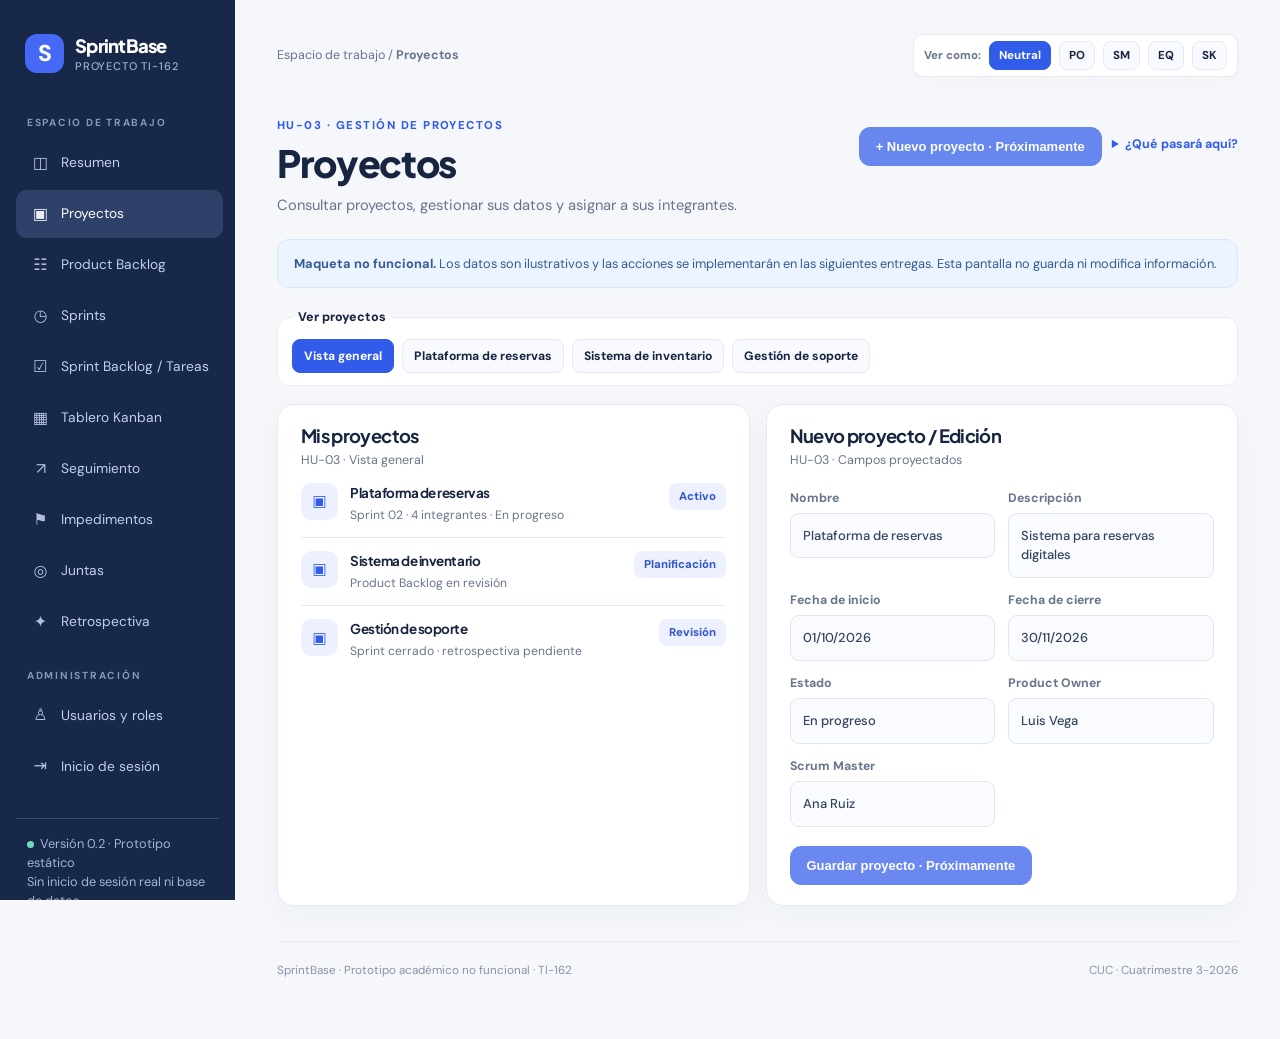
<file: proyectos.html>
<!DOCTYPE html>
<html lang="es">
<head>
  <meta charset="UTF-8" />
  <meta name="viewport" content="width=device-width, initial-scale=1.0" />
  <meta name="description" content="Prototipo no funcional de gestión SCRUM" />
  <title>Proyectos | SprintBase</title>
  <link rel="stylesheet" href="css/estilos.css" />
</head>
<body>
  <a class="skip" href="#contenido">Saltar al contenido</a>
  <div class="shell">
    <aside class="sidebar" aria-label="Navegación principal">
      <a class="brand" href="index.html"><span class="brand-mark">S</span><span><span class="brand-name">SprintBase</span><small>Proyecto TI-162</small></span></a>
      <p class="side-label">Espacio de trabajo</p>
      <nav class="nav" aria-label="Módulos">
        <a href="index.html"><span class="nav-icon">◫</span> Resumen</a>
        <a href="proyectos.html" class="active" aria-current="page"><span class="nav-icon">▣</span> Proyectos</a>
        <a href="backlog.html"><span class="nav-icon">☷</span> Product Backlog</a>
        <a href="sprints.html"><span class="nav-icon">◷</span> Sprints</a>
        <a href="tareas.html"><span class="nav-icon">☑</span> Sprint Backlog / Tareas</a>
        <a href="kanban.html"><span class="nav-icon">▦</span> Tablero Kanban</a>
        <a href="seguimiento.html"><span class="nav-icon">↗</span> Seguimiento</a>
        <a href="impedimentos.html"><span class="nav-icon">⚑</span> Impedimentos</a>
        <a href="juntas.html"><span class="nav-icon">◎</span> Juntas</a>
        <a href="retrospectiva.html"><span class="nav-icon">✦</span> Retrospectiva</a>
      </nav>
      <p class="side-label">Administración</p>
      <nav class="nav" aria-label="Administración">
        <a href="administracion.html"><span class="nav-icon">♙</span> Usuarios y roles</a>
        <a href="login.html"><span class="nav-icon">⇥</span> Inicio de sesión</a>
      </nav>
      <p class="sidebar-bottom"><span class="mini-dot"></span>Versión 0.2 · Prototipo estático<br />Sin inicio de sesión real ni base de datos.</p>
    </aside>

    <main class="main" id="contenido">
      <div class="topbar">
        <p class="breadcrumb">Espacio de trabajo / <strong>Proyectos</strong></p>
        <div class="top-actions">
          <div class="role-switch" role="group" aria-label="Ver como">
            <span>Ver como:</span>
            <input type="radio" id="rol-neutral" name="rol" checked />
            <label for="rol-neutral">Neutral</label>
            <input type="radio" id="rol-po" name="rol" />
            <label for="rol-po">PO</label>
            <input type="radio" id="rol-sm" name="rol" />
            <label for="rol-sm">SM</label>
            <input type="radio" id="rol-eq" name="rol" />
            <label for="rol-eq">EQ</label>
            <input type="radio" id="rol-sk" name="rol" />
            <label for="rol-sk">SK</label>
          </div>
        </div>
      </div>

      <div class="heading-row">
        <div>
          <p class="eyebrow">HU-03 · Gestión de proyectos</p>
          <h1>Proyectos</h1>
          <p class="lead">Consultar proyectos, gestionar sus datos y asignar a sus integrantes.</p>
        </div>
        <div class="hero-actions">
          <button class="fake-button inactive" type="button" disabled>+ Nuevo proyecto · Próximamente</button>
          <details class="aviso-inline">
            <summary>¿Qué pasará aquí?</summary>
            <p class="modal-body">En el sistema final esta acción permitirá crear un proyecto con fechas, descripción y participantes. Esta maqueta no guarda cambios.</p>
          </details>
        </div>
      </div>

      <div class="info-box"><strong>Maqueta no funcional.</strong> Los datos son ilustrativos y las acciones se implementarán en las siguientes entregas. Esta pantalla no guarda ni modifica información.</div>

      <fieldset class="view-switch">
        <legend>Ver proyectos</legend>
        <input type="radio" id="projects-general" name="project-view" checked />
        <label for="projects-general">Vista general</label>
        <input type="radio" id="projects-reservas" name="project-view" />
        <label for="projects-reservas">Plataforma de reservas</label>
        <input type="radio" id="projects-inventario" name="project-view" />
        <label for="projects-inventario">Sistema de inventario</label>
        <input type="radio" id="projects-soporte" name="project-view" />
        <label for="projects-soporte">Gestión de soporte</label>
      </fieldset>

      <section class="project-view projects-general grid cols-2">
        <article class="card panel">
          <h2>Mis proyectos</h2>
          <p class="section-sub">HU-03 · Vista general</p>
          <div class="item-row"><span class="item-icon">▣</span><div class="item-main"><h4>Plataforma de reservas</h4><p>Sprint 02 · 4 integrantes · En progreso</p></div><span class="chip blue">Activo</span></div>
          <div class="item-row"><span class="item-icon">▣</span><div class="item-main"><h4>Sistema de inventario</h4><p>Product Backlog en revisión</p></div><span class="chip blue">Planificación</span></div>
          <div class="item-row"><span class="item-icon">▣</span><div class="item-main"><h4>Gestión de soporte</h4><p>Sprint cerrado · retrospectiva pendiente</p></div><span class="chip blue">Revisión</span></div>
        </article>
        <article class="card panel">
          <h2>Nuevo proyecto / Edición</h2>
          <p class="section-sub">HU-03 · Campos proyectados</p>
          <div class="mock-form">
            <label class="mock-label">Nombre<span class="mock-field">Plataforma de reservas</span></label>
            <label class="mock-label">Descripción<span class="mock-field">Sistema para reservas digitales</span></label>
            <label class="mock-label">Fecha de inicio<span class="mock-field">01/10/2026</span></label>
            <label class="mock-label">Fecha de cierre<span class="mock-field">30/11/2026</span></label>
            <label class="mock-label">Estado<span class="mock-field">En progreso</span></label>
            <label class="mock-label">Product Owner<span class="mock-field">Luis Vega</span></label>
            <label class="mock-label">Scrum Master<span class="mock-field">Ana Ruiz</span></label>
          </div>
          <button class="fake-button inactive" type="button" disabled>Guardar proyecto · Próximamente</button>
        </article>
      </section>

      <section class="project-view projects-general section card panel">
        <h2>Integrantes del proyecto</h2>
        <p class="section-sub">Administración de miembros y responsabilidades · vista general</p>
        <div class="table-scroll">
          <table class="simple-table">
            <thead><tr><th>Integrante</th><th>Rol</th><th>Participación</th></tr></thead>
            <tbody>
              <tr><td>Luis Vega</td><td>Product Owner</td><td>Priorización</td></tr>
              <tr><td>Ana Ruiz</td><td>Scrum Master</td><td>Seguimiento</td></tr>
              <tr><td>Marta Solís</td><td>Equipo</td><td>Desarrollo</td></tr>
              <tr><td>Elena Mora</td><td>Stakeholder</td><td>Revisión</td></tr>
            </tbody>
          </table>
        </div>
      </section>

      <section class="project-view projects-reservas card panel">
        <div class="section-head">
          <div><h2>Plataforma de reservas</h2><p class="section-sub">Proyecto activo · Sprint 02 · 4 integrantes</p></div>
          <span class="chip green">En progreso</span>
        </div>
        <div class="detail-list">
          <div class="detail-line"><span>Descripción</span><strong>Sistema para reservas digitales</strong></div>
          <div class="detail-line"><span>Periodo</span><strong>01/10/2026 – 30/11/2026</strong></div>
          <div class="detail-line"><span>Product Owner</span><strong>Luis Vega</strong></div>
          <div class="detail-line"><span>Scrum Master</span><strong>Ana Ruiz</strong></div>
        </div>
        <h3 style="margin-top:20px;">Equipo del proyecto</h3>
        <div class="item-row"><span class="item-icon">PO</span><div class="item-main"><h4>Luis Vega</h4><p>Product Owner · Priorización</p></div></div>
        <div class="item-row"><span class="item-icon">SM</span><div class="item-main"><h4>Ana Ruiz</h4><p>Scrum Master · Seguimiento</p></div></div>
        <div class="item-row"><span class="item-icon">EQ</span><div class="item-main"><h4>Marta Solís</h4><p>Equipo · Desarrollo</p></div></div>
        <div class="item-row"><span class="item-icon">SK</span><div class="item-main"><h4>Elena Mora</h4><p>Stakeholder · Revisión</p></div></div>
        <p class="section-sub"><a class="text-link" href="sprints.html">Ver los sprints del proyecto →</a></p>
      </section>

      <section class="project-view projects-inventario card panel">
        <div class="section-head">
          <div><h2>Sistema de inventario</h2><p class="section-sub">Product Backlog en revisión</p></div>
          <span class="chip blue">Planificación</span>
        </div>
        <div class="detail-list">
          <div class="detail-line"><span>Descripción</span><strong>Control de existencias y movimientos</strong></div>
          <div class="detail-line"><span>Periodo</span><strong>Por definir</strong></div>
          <div class="detail-line"><span>Historias priorizadas</span><strong>4 (ejemplo)</strong></div>
          <div class="detail-line"><span>Responsable de producto</span><strong>Luis Vega</strong></div>
        </div>
      </section>

      <section class="project-view projects-soporte card panel">
        <div class="section-head">
          <div><h2>Gestión de soporte</h2><p class="section-sub">Sprint cerrado · retrospectiva pendiente</p></div>
          <span class="chip amber">Revisión</span>
        </div>
        <div class="detail-list">
          <div class="detail-line"><span>Descripción</span><strong>Registro y seguimiento de solicitudes de soporte</strong></div>
          <div class="detail-line"><span>Estado</span><strong>Retrospectiva pendiente</strong></div>
          <div class="detail-line"><span>Sprint asociado</span><strong>Sprint 01 · Cerrado</strong></div>
          <div class="detail-line"><span>Acción siguiente</span><strong>Revisar resultados del equipo</strong></div>
        </div>
      </section>

      <footer class="footer"><span>SprintBase · Prototipo académico no funcional · TI-162</span><span>CUC · Cuatrimestre 3-2026</span></footer>
    </main>
  </div>
</body>
</html>
</file>
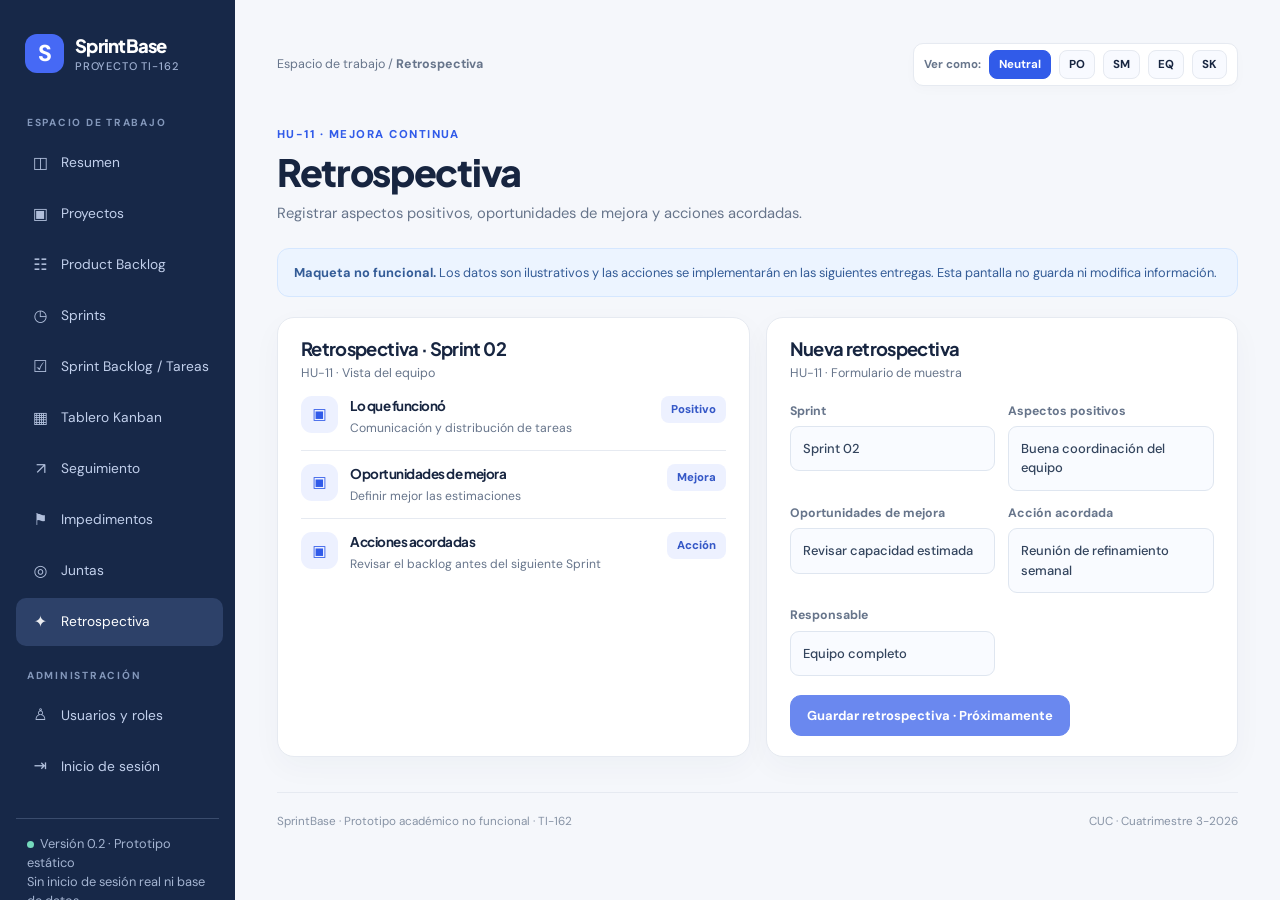
<file: retrospectiva.html>
<!DOCTYPE html><html lang="es"><head><meta charset="UTF-8"><meta name="viewport" content="width=device-width,initial-scale=1"><meta name="description" content="Prototipo no funcional de gestión SCRUM"><title>Retrospectiva | SprintBase</title><link rel="stylesheet" href="css/estilos.css"></head><body><a class="skip" href="#contenido">Saltar al contenido</a><div class="shell"><aside class="sidebar" aria-label="Navegación principal"><a class="brand" href="index.html"><span class="brand-mark">S</span><span><span class="brand-name">SprintBase</span><small>Proyecto TI-162</small></span></a><p class="side-label">Espacio de trabajo</p><nav class="nav" aria-label="Módulos"><a href="index.html"><span class="nav-icon">◫</span> Resumen</a><a href="proyectos.html"><span class="nav-icon">▣</span> Proyectos</a><a href="backlog.html"><span class="nav-icon">☷</span> Product Backlog</a><a href="sprints.html"><span class="nav-icon">◷</span> Sprints</a><a href="tareas.html"><span class="nav-icon">☑</span> Sprint Backlog / Tareas</a><a href="kanban.html"><span class="nav-icon">▦</span> Tablero Kanban</a><a href="seguimiento.html"><span class="nav-icon">↗</span> Seguimiento</a><a href="impedimentos.html"><span class="nav-icon">⚑</span> Impedimentos</a><a href="juntas.html"><span class="nav-icon">◎</span> Juntas</a><a href="retrospectiva.html" class="active" aria-current="page"><span class="nav-icon">✦</span> Retrospectiva</a></nav><p class="side-label">Administración</p><nav class="nav" aria-label="Administración"><a href="administracion.html"><span class="nav-icon">♙</span> Usuarios y roles</a><a href="login.html"><span class="nav-icon">⇥</span> Inicio de sesión</a></nav><p class="sidebar-bottom"><span class="mini-dot"></span>Versión 0.2 · Prototipo estático<br>Sin inicio de sesión real ni base de datos.</p></aside><main class="main" id="contenido"><div class="topbar"><p class="breadcrumb">Espacio de trabajo / <strong>Retrospectiva</strong></p><div class="top-actions"><div class="role-switch" role="group" aria-label="Ver como"><span>Ver como:</span><input type="radio" id="rol-neutral" name="rol" checked /><label for="rol-neutral">Neutral</label><input type="radio" id="rol-po" name="rol" /><label for="rol-po">PO</label><input type="radio" id="rol-sm" name="rol" /><label for="rol-sm">SM</label><input type="radio" id="rol-eq" name="rol" /><label for="rol-eq">EQ</label><input type="radio" id="rol-sk" name="rol" /><label for="rol-sk">SK</label></div></div></div><div class="heading-row"><div><p class="eyebrow">HU-11 · Mejora continua</p><h1>Retrospectiva</h1><p class="lead">Registrar aspectos positivos, oportunidades de mejora y acciones acordadas.</p></div></div><div class="info-box"><strong>Maqueta no funcional.</strong> Los datos son ilustrativos y las acciones se implementarán en las siguientes entregas. Esta pantalla no guarda ni modifica información.</div><section class="grid cols-2"><article class="card panel"><h2>Retrospectiva · Sprint 02</h2><p class="section-sub">HU-11 · Vista del equipo</p><div class="item-row"><span class="item-icon">▣</span><div class="item-main"><h4>Lo que funcionó</h4><p>Comunicación y distribución de tareas</p></div><span class="chip blue">Positivo</span></div><div class="item-row"><span class="item-icon">▣</span><div class="item-main"><h4>Oportunidades de mejora</h4><p>Definir mejor las estimaciones</p></div><span class="chip blue">Mejora</span></div><div class="item-row"><span class="item-icon">▣</span><div class="item-main"><h4>Acciones acordadas</h4><p>Revisar el backlog antes del siguiente Sprint</p></div><span class="chip blue">Acción</span></div></article><article class="card panel"><h2>Nueva retrospectiva</h2><p class="section-sub">HU-11 · Formulario de muestra</p><div class="mock-form"><label class="mock-label">Sprint<span class="mock-field">Sprint 02</span></label><label class="mock-label">Aspectos positivos<span class="mock-field">Buena coordinación del equipo</span></label><label class="mock-label">Oportunidades de mejora<span class="mock-field">Revisar capacidad estimada</span></label><label class="mock-label">Acción acordada<span class="mock-field">Reunión de refinamiento semanal</span></label><label class="mock-label">Responsable<span class="mock-field">Equipo completo</span></label></div><span class="fake-button inactive">Guardar retrospectiva · Próximamente</span></article></section><footer class="footer"><span>SprintBase · Prototipo académico no funcional · TI-162</span><span>CUC · Cuatrimestre 3-2026</span></footer></main></div></body></html>
</file>
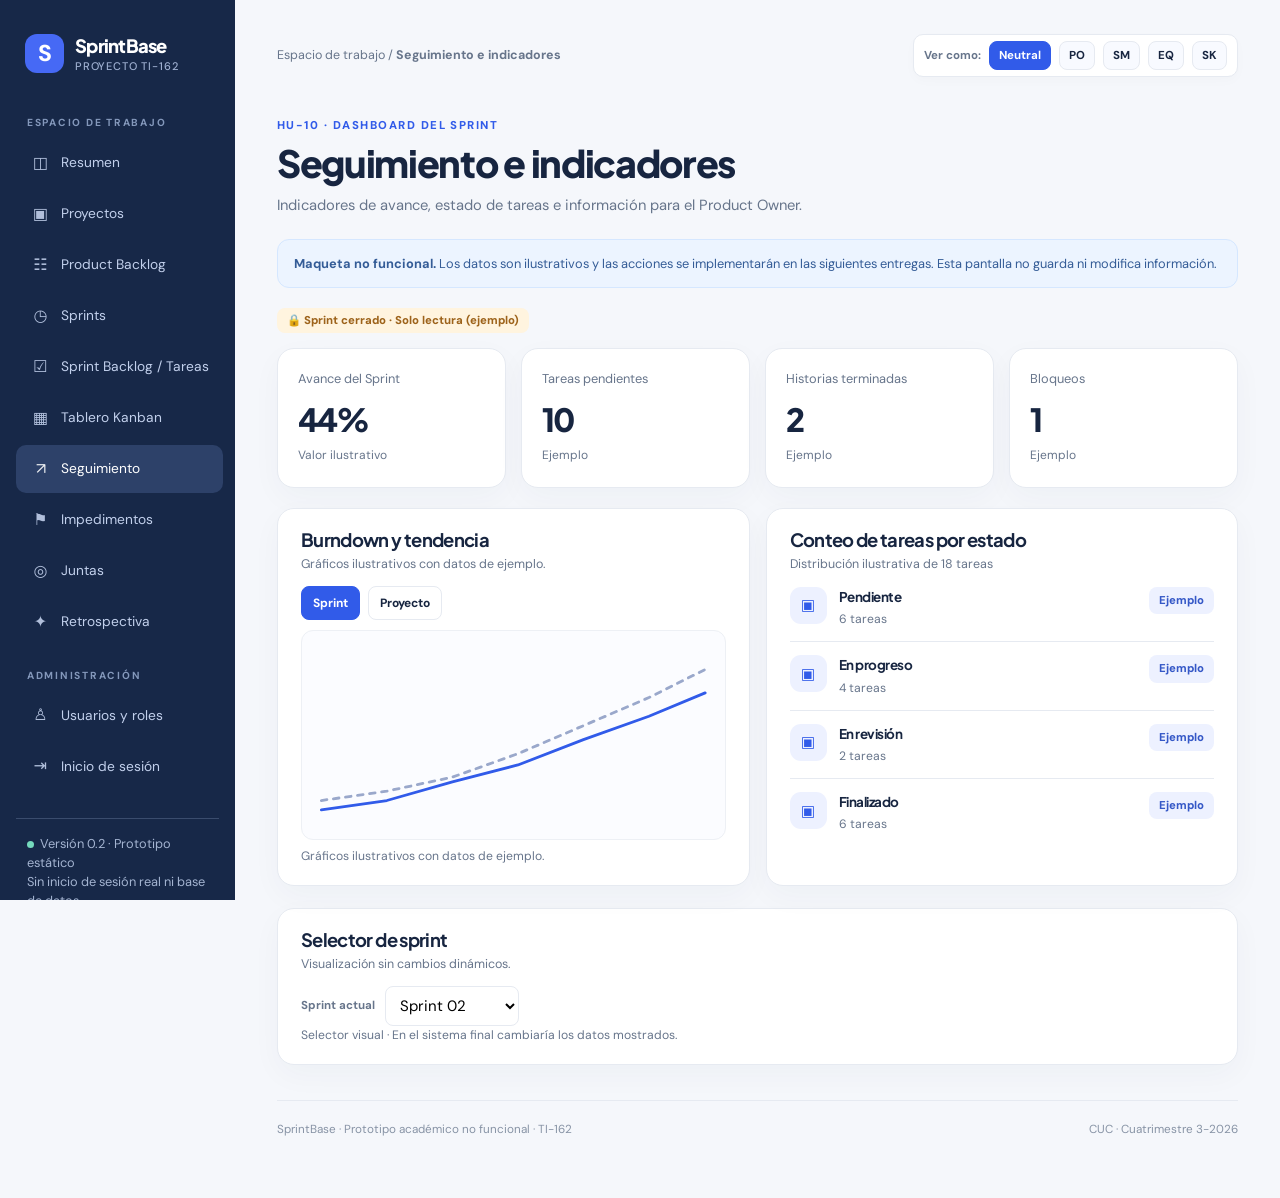
<file: seguimiento.html>
<!DOCTYPE html>
<html lang="es">
<head>
  <meta charset="UTF-8" />
  <meta name="viewport" content="width=device-width,initial-scale=1" />
  <meta name="description" content="Prototipo no funcional de gestión SCRUM" />
  <title>Seguimiento e indicadores | SprintBase</title>
  <link rel="stylesheet" href="css/estilos.css" />
</head>
<body>
  <a class="skip" href="#contenido">Saltar al contenido</a>
  <div class="shell">
    <aside class="sidebar" aria-label="Navegación principal">
      <a class="brand" href="index.html"><span class="brand-mark">S</span><span><span class="brand-name">SprintBase</span><small>Proyecto TI-162</small></span></a>
      <p class="side-label">Espacio de trabajo</p>
      <nav class="nav" aria-label="Módulos">
        <a href="index.html"><span class="nav-icon">◫</span> Resumen</a>
        <a href="proyectos.html"><span class="nav-icon">▣</span> Proyectos</a>
        <a href="backlog.html"><span class="nav-icon">☷</span> Product Backlog</a>
        <a href="sprints.html"><span class="nav-icon">◷</span> Sprints</a>
        <a href="tareas.html"><span class="nav-icon">☑</span> Sprint Backlog / Tareas</a>
        <a href="kanban.html"><span class="nav-icon">▦</span> Tablero Kanban</a>
        <a href="seguimiento.html" class="active" aria-current="page"><span class="nav-icon">↗</span> Seguimiento</a>
        <a href="impedimentos.html"><span class="nav-icon">⚑</span> Impedimentos</a>
        <a href="juntas.html"><span class="nav-icon">◎</span> Juntas</a><a href="retrospectiva.html"><span class="nav-icon">✦</span> Retrospectiva</a>
      </nav>
      <p class="side-label">Administración</p>
      <nav class="nav" aria-label="Administración">
        <a href="administracion.html"><span class="nav-icon">♙</span> Usuarios y roles</a>
        <a href="login.html"><span class="nav-icon">⇥</span> Inicio de sesión</a>
      </nav>
      <p class="sidebar-bottom"><span class="mini-dot"></span>Versión 0.2 · Prototipo estático<br />Sin inicio de sesión real ni base de datos.</p>
    </aside>

    <main class="main" id="contenido">
      <div class="topbar">
        <p class="breadcrumb">Espacio de trabajo / <strong>Seguimiento e indicadores</strong></p>
        <div class="top-actions">
          <div class="role-switch" role="group" aria-label="Ver como">
            <span>Ver como:</span>
            <input type="radio" id="rol-neutral" name="rol" checked />
            <label for="rol-neutral">Neutral</label>
            <input type="radio" id="rol-po" name="rol" />
            <label for="rol-po">PO</label>
            <input type="radio" id="rol-sm" name="rol" />
            <label for="rol-sm">SM</label>
            <input type="radio" id="rol-eq" name="rol" />
            <label for="rol-eq">EQ</label>
            <input type="radio" id="rol-sk" name="rol" />
            <label for="rol-sk">SK</label>
          </div>
        </div>
      </div>

      <div class="heading-row">
        <div>
          <p class="eyebrow">HU-10 · Dashboard del Sprint</p>
          <h1>Seguimiento e indicadores</h1>
          <p class="lead">Indicadores de avance, estado de tareas e información para el Product Owner.</p>
        </div>
      </div>

      <div class="info-box"><strong>Maqueta no funcional.</strong> Los datos son ilustrativos y las acciones se implementarán en las siguientes entregas. Esta pantalla no guarda ni modifica información.</div>
            <div class="closed-sprint-note"><span class="chip amber">🔒 Sprint cerrado · Solo lectura (ejemplo)</span></div>

            <section class="grid metrics">
        <article class="card metric"><p class="lbl">Avance del Sprint</p><p class="num">44%</p><p class="hint">Valor ilustrativo</p></article>
        <article class="card metric"><p class="lbl">Tareas pendientes</p><p class="num">10</p><p class="hint">Ejemplo</p></article>
        <article class="card metric"><p class="lbl">Historias terminadas</p><p class="num">2</p><p class="hint">Ejemplo</p></article>
        <article class="card metric"><p class="lbl">Bloqueos</p><p class="num">1</p><p class="hint">Ejemplo</p></article>
      </section>

      <section class="grid cols-2">
        <article class="card panel">
          <div class="section-head">
            <div><h2>Burndown y tendencia</h2><p class="section-sub">Gráficos ilustrativos con datos de ejemplo.</p></div>
          </div>
          <div class="chart-tabs" aria-label="Alternar métricas">
            <input type="radio" id="tab-sprint" name="chart-tab" checked />
            <label for="tab-sprint">Sprint</label>
            <input type="radio" id="tab-project" name="chart-tab" />
            <label for="tab-project">Proyecto</label>
          </div>
          <div class="chart-sprint">
            <svg class="svg-burndown" viewBox="0 0 430 200" aria-label="Gráfico de burndown del sprint" role="img">
              <polyline class="ideal" points="10,170 80,160 150,145 220,120 290,90 360,60 420,30" />
              <polyline points="10,180 80,170 150,150 220,132 290,105 360,80 420,55" />
            </svg>
          </div>
          <div class="chart-project" style="display:none;">
            <svg class="svg-burndown" viewBox="0 0 430 200" aria-label="Gráfico del proyecto" role="img">
              <polyline class="ideal" points="10,160 90,150 180,130 270,105 360,80 420,60" />
              <polyline points="10,175 90,165 180,155 270,120 360,96 420,75" />
            </svg>
          </div>
          <p class="smallnote">Gráficos ilustrativos con datos de ejemplo.</p>
        </article>

        <article class="card panel">
          <h2>Conteo de tareas por estado</h2>
          <p class="section-sub">Distribución ilustrativa de 18 tareas</p>
          <div class="item-row"><span class="item-icon">▣</span><div class="item-main"><h4>Pendiente</h4><p>6 tareas</p></div><span class="chip blue">Ejemplo</span></div>
          <div class="item-row"><span class="item-icon">▣</span><div class="item-main"><h4>En progreso</h4><p>4 tareas</p></div><span class="chip blue">Ejemplo</span></div>
          <div class="item-row"><span class="item-icon">▣</span><div class="item-main"><h4>En revisión</h4><p>2 tareas</p></div><span class="chip blue">Ejemplo</span></div>
          <div class="item-row"><span class="item-icon">▣</span><div class="item-main"><h4>Finalizado</h4><p>6 tareas</p></div><span class="chip blue">Ejemplo</span></div>
        </article>
      </section>

      <section class="section card panel">
        <div class="section-head">
          <div><h2>Selector de sprint</h2><p class="section-sub">Visualización sin cambios dinámicos.</p></div>
        </div>
        <div class="select-inline">
          <label for="sprint-selector" class="small-label">Sprint actual</label>
          <select id="sprint-selector" aria-label="Selector de sprint">
            <option>Vista general</option>
            <option>Sprint 01</option>
            <option selected>Sprint 02</option>
          </select>
        </div>
        <p class="smallnote">Selector visual · En el sistema final cambiaría los datos mostrados.</p>
      </section>

      <footer class="footer"><span>SprintBase · Prototipo académico no funcional · TI-162</span><span>CUC · Cuatrimestre 3-2026</span></footer>
    </main>
  </div>
</body>
</html>
</file>
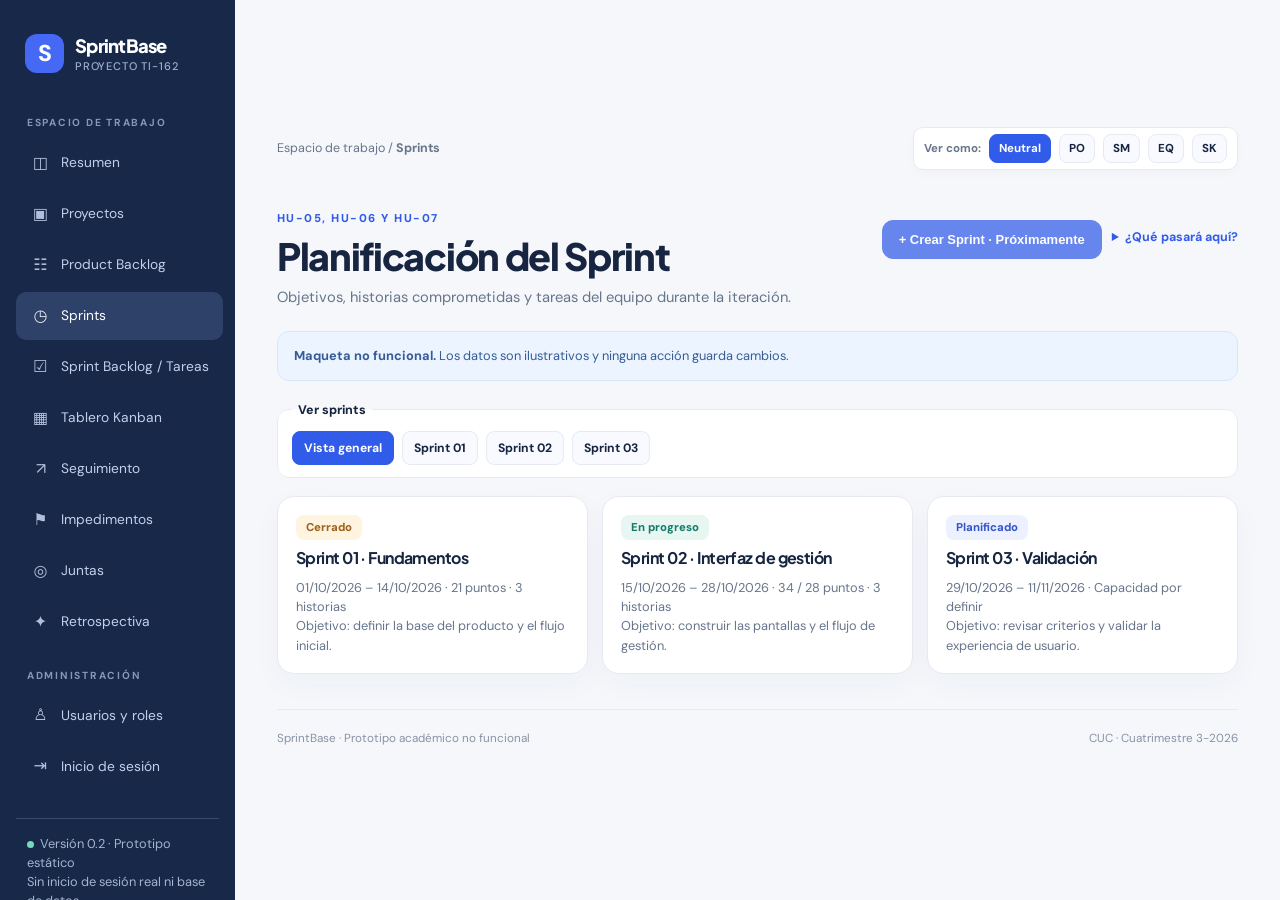
<file: sprints.html>
<!DOCTYPE html>
<html lang="es">
<head>
  <meta charset="utf-8" />
  <meta name="viewport" content="width=device-width, initial-scale=1.0" />
  <meta name="description" content="Maqueta estática de Sprints, impedimentos y retrospectivas SCRUM." />
  <title>Sprints | SprintBase</title>
  <link href="css/estilos.css" rel="stylesheet" />
</head>
<body>
  <a class="skip" href="#contenido">Saltar al contenido</a>
  <div class="shell">
    <aside aria-label="Navegación principal" class="sidebar">
      <a class="brand" href="index.html"><span class="brand-mark">S</span><span><span class="brand-name">SprintBase</span><small>Proyecto TI-162</small></span></a>
      <p class="side-label">Espacio de trabajo</p>
      <nav aria-label="Módulos" class="nav">
        <a href="index.html"><span class="nav-icon">◫</span> Resumen</a>
        <a href="proyectos.html"><span class="nav-icon">▣</span> Proyectos</a>
        <a href="backlog.html"><span class="nav-icon">☷</span> Product Backlog</a>
        <a aria-current="page" class="active" href="sprints.html"><span class="nav-icon">◷</span> Sprints</a>
        <a href="tareas.html"><span class="nav-icon">☑</span> Sprint Backlog / Tareas</a>
        <a href="kanban.html"><span class="nav-icon">▦</span> Tablero Kanban</a>
        <a href="seguimiento.html"><span class="nav-icon">↗</span> Seguimiento</a>
        <a href="impedimentos.html"><span class="nav-icon">⚑</span> Impedimentos</a>
        <a href="juntas.html"><span class="nav-icon">◎</span> Juntas</a><a href="retrospectiva.html"><span class="nav-icon">✦</span> Retrospectiva</a>
      </nav>
      <p class="side-label">Administración</p>
      <nav aria-label="Administración" class="nav">
        <a href="administracion.html"><span class="nav-icon">♙</span> Usuarios y roles</a>
        <a href="login.html"><span class="nav-icon">⇥</span> Inicio de sesión</a>
      </nav>
      <p class="sidebar-bottom"><span class="mini-dot"></span>Versión 0.2 · Prototipo estático<br />Sin inicio de sesión real ni base de datos.</p>
    </aside>

    <main class="main" id="contenido">
      <div class="topbar">
        <p class="breadcrumb">Espacio de trabajo / <strong>Sprints</strong></p>
        <div class="top-actions">
          <div class="role-switch" role="group" aria-label="Ver como">
            <span>Ver como:</span>
            <input type="radio" id="rol-neutral" name="rol" checked />
            <label for="rol-neutral">Neutral</label>
            <input type="radio" id="rol-po" name="rol" />
            <label for="rol-po">PO</label>
            <input type="radio" id="rol-sm" name="rol" />
            <label for="rol-sm">SM</label>
            <input type="radio" id="rol-eq" name="rol" />
            <label for="rol-eq">EQ</label>
            <input type="radio" id="rol-sk" name="rol" />
            <label for="rol-sk">SK</label>
          </div>
        </div>
      </div>

      <div class="heading-row">
        <div>
          <p class="eyebrow">HU-05, HU-06 y HU-07</p>
          <h1>Planificación del Sprint</h1>
          <p class="lead">Objetivos, historias comprometidas y tareas del equipo durante la iteración.</p>
        </div>
        <div class="hero-actions">
          <button class="fake-button inactive" type="button" disabled>+ Crear Sprint · Próximamente</button>
          <details class="aviso-inline">
            <summary>¿Qué pasará aquí?</summary>
            <p class="modal-body">En el sistema final esta acción permitirá crear un sprint con fechas, objetivo y capacidad. Esta maqueta no guarda cambios.</p>
          </details>
        </div>
      </div>

      <div class="info-box"><strong>Maqueta no funcional.</strong> Los datos son ilustrativos y ninguna acción guarda cambios.</div>
      <fieldset class="view-switch">
        <legend>Ver sprints</legend>
        <input type="radio" id="sprints-general" name="sprint-view" checked />
        <label for="sprints-general">Vista general</label>
        <input type="radio" id="sprints-01" name="sprint-view" />
        <label for="sprints-01">Sprint 01</label>
        <input type="radio" id="sprints-02" name="sprint-view" />
        <label for="sprints-02">Sprint 02</label>
        <input type="radio" id="sprints-03" name="sprint-view" />
        <label for="sprints-03">Sprint 03</label>
      </fieldset>

      <section class="sprints-general sprint-overview">
        <article class="card panel project-summary-card">
          <span class="chip amber">Cerrado</span>
          <h3>Sprint 01 · Fundamentos</h3>
          <p>01/10/2026 – 14/10/2026 · 21 puntos · 3 historias</p>
          <p>Objetivo: definir la base del producto y el flujo inicial.</p>
        </article>
        <article class="card panel project-summary-card">
          <span class="chip green">En progreso</span>
          <h3>Sprint 02 · Interfaz de gestión</h3>
          <p>15/10/2026 – 28/10/2026 · 34 / 28 puntos · 3 historias</p>
          <p>Objetivo: construir las pantallas y el flujo de gestión.</p>
        </article>
        <article class="card panel project-summary-card">
          <span class="chip blue">Planificado</span>
          <h3>Sprint 03 · Validación</h3>
          <p>29/10/2026 – 11/11/2026 · Capacidad por definir</p>
          <p>Objetivo: revisar criterios y validar la experiencia de usuario.</p>
        </article>
      </section>

      <section class="card panel sprint-detail-view sprint01-view">
        <div class="section-head">
          <div><h2>Sprint 01 · Fundamentos</h2><p class="section-sub">01/10/2026 – 14/10/2026 · Sprint cerrado</p></div>
          <span class="chip amber">Cerrado</span>
        </div>
        <div class="closed-sprint-note"><span class="chip amber">🔒 Sprint cerrado · Solo lectura (ejemplo)</span></div>
        <div class="detail-list">
          <div class="detail-line"><span>Objetivo</span><strong>Definir la base del producto</strong></div>
          <div class="detail-line"><span>Capacidad</span><strong>21 puntos</strong></div>
          <div class="detail-line"><span>Historias incluidas</span><strong>HU-01, HU-02 y HU-03</strong></div>
          <div class="detail-line"><span>Resultado</span><strong>3 de 3 historias completadas (ejemplo)</strong></div>
        </div>
      </section>

      <section class="card panel sprint-detail-view sprint03-view">
        <div class="section-head">
          <div><h2>Sprint 03 · Validación</h2><p class="section-sub">29/10/2026 – 11/11/2026 · Sprint planificado</p></div>
          <span class="chip blue">Planificado</span>
        </div>
        <div class="detail-list">
          <div class="detail-line"><span>Objetivo</span><strong>Revisar criterios y validar la experiencia de usuario</strong></div>
          <div class="detail-line"><span>Capacidad del equipo</span><strong>Por definir</strong></div>
          <div class="detail-line"><span>Historias propuestas</span><strong>HU-10, HU-11 y HU-12</strong></div>
          <div class="detail-line"><span>Estado</span><strong>Pendiente de planificación</strong></div>
        </div>
      </section>

      <div class="sprint-detail-view sprint02-view">
      <div class="closed-sprint-note"><span class="chip amber">🔒 Sprint cerrado · Solo lectura (ejemplo)</span></div>
      <div class="cols-2">
        <section class="card panel">
          <div class="section-head">
            <div>
              <h2>Sprint 02</h2>
              <p class="section-sub">Ejemplo de iteración activa</p>
            </div>
            <span class="chip green">En progreso</span>
          </div>
          <div class="detail-list" style="margin-top:18px">
            <div class="detail-line"><span>Objetivo</span><strong>Interfaz de gestión</strong></div>
            <div class="detail-line"><span>Duración</span><strong>2 semanas · ejemplo</strong></div>
            <div class="detail-line"><span>Capacidad del equipo</span><strong>34 / 28 puntos</strong></div>
            <div class="detail-line"><span>Historias seleccionadas</span><strong>3</strong></div>
          </div>
          <div class="capacity-meter" style="margin-top:18px">
            <progress value="34" max="28"></progress>
            <p class="smallnote">34 / 28 puntos</p>
            <p class="danger">⚠ Capacidad excedida en 6 puntos</p>
          </div>
          <div class="action-row" style="margin-top:14px;">
            <button class="fake-button btn-sm" type="button" disabled>Iniciar Sprint</button>
            <details class="aviso-inline btn-sm">
              <summary class="fake-button secondary">Cerrar Sprint</summary>
              <p class="modal-body">Acción simulada · En el sistema final el sprint pasaría a solo lectura.</p>
            </details>
          </div>
          <p class="small" style="margin-top:17px">El sistema programado verificará fechas, capacidad y selección de historias priorizadas.</p>
        </section>

        <section class="card panel">
          <div class="section-head">
            <div><h2>Sprint Backlog</h2><p class="section-sub">Historias incluidas · HU-06</p></div>
            <a class="text-link" href="backlog.html">Ver backlog →</a>
          </div>
          <div class="item-row"><span class="item-icon">01</span><div class="item-main"><h4>HU-03 · Gestión de proyectos</h4><p>Diseño de campos y miembros</p></div><span class="chip blue">Alta</span></div>
          <div class="item-row"><span class="item-icon">02</span><div class="item-main"><h4>HU-04 · Product Backlog</h4><p>Historias priorizadas y criterios</p></div><span class="chip blue">Alta</span></div>
          <div class="item-row"><span class="item-icon">03</span><div class="item-main"><h4>HU-08 · Tablero Kanban</h4><p>Estados del flujo de tareas</p></div><span class="chip blue">Alta</span></div>
        </section>
      </div>

      <section class="section card panel">
        <div class="section-head">
          <div><h2>Lista de tareas</h2><p class="section-sub">Vista de muestra de responsables y estados · HU-07</p></div>
          <span class="visual-only">Sin edición real</span>
        </div>
        <div class="table-scroll">
          <table class="simple-table">
            <thead><tr><th>Tarea</th><th>Responsable</th><th>Estado</th><th>Esfuerzo</th></tr></thead>
            <tbody>
              <tr><td>Estructurar vista de proyectos</td><td>Estudiante 3</td><td><span class="chip green">En progreso</span></td><td>Por estimar</td></tr>
              <tr><td>Definir tarjetas del tablero</td><td>Estudiante 1</td><td><span class="chip amber">Pendiente</span></td><td>Por estimar</td></tr>
              <tr><td>Diseñar controles de Sprint</td><td>Estudiante 2</td><td><span class="chip blue">En revisión</span></td><td>Por estimar</td></tr>
            </tbody>
          </table>
        </div>
      </section>

      <div class="cols-2 section">
        <section class="card panel" id="impedimentos">
          <div class="section-head">
            <div><h2>Impedimentos</h2><p class="section-sub">Bloqueos y responsables · HU-09</p></div>
            <span class="chip amber">1 abierto</span>
          </div>
          <div class="item-row"><span class="item-icon">!</span><div class="item-main"><h4>Ejemplo de bloqueo</h4><p>Falta confirmar los permisos para usar el servidor institucional.</p></div><span class="chip amber">Abierto</span></div>
          <p class="small" style="margin-top:15px">En el sistema final se registrarán responsable, estado y resolución.</p>
        </section>

        <section class="card panel" id="retro">
          <div class="section-head">
            <div><h2>Retrospectiva</h2><p class="section-sub">Resultados de la iteración · HU-11</p></div>
            <span class="visual-only">Muestra</span>
          </div>
          <div class="steps">
            <div class="step"><strong>Qué salió bien:</strong> planificación de las pantallas principales.</div>
            <div class="step"><strong>Qué mejorar:</strong> concretar criterios de aceptación.</div>
            <div class="step"><strong>Acción acordada:</strong> revisar las prioridades del equipo.</div>
          </div>
        </section>
      </div>
      </div>

      <footer class="footer"><span>SprintBase · Prototipo académico no funcional</span><span>CUC · Cuatrimestre 3-2026</span></footer>
    </main>
  </div>
</body>
</html>
</file>
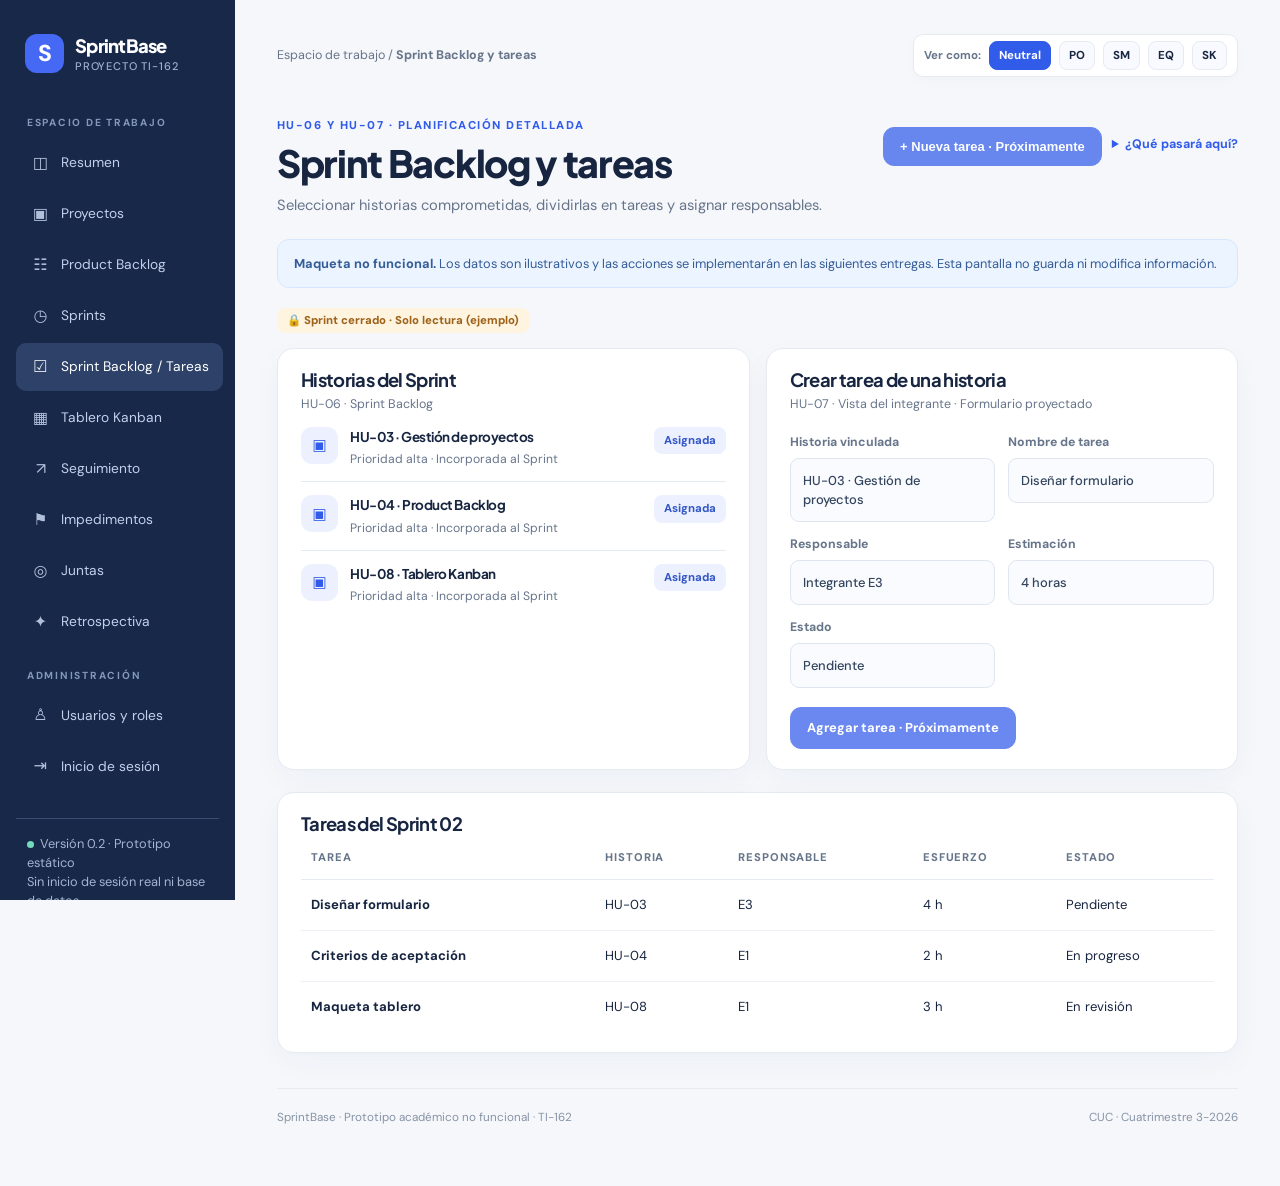
<file: tareas.html>
<!DOCTYPE html><html lang="es"><head><meta charset="UTF-8"><meta name="viewport" content="width=device-width,initial-scale=1"><meta name="description" content="Prototipo no funcional de gestión SCRUM"><title>Sprint Backlog y tareas | SprintBase</title><link rel="stylesheet" href="css/estilos.css"></head><body><a class="skip" href="#contenido">Saltar al contenido</a><div class="shell"><aside class="sidebar" aria-label="Navegación principal"><a class="brand" href="index.html"><span class="brand-mark">S</span><span><span class="brand-name">SprintBase</span><small>Proyecto TI-162</small></span></a><p class="side-label">Espacio de trabajo</p><nav class="nav" aria-label="Módulos"><a href="index.html"><span class="nav-icon">◫</span> Resumen</a><a href="proyectos.html"><span class="nav-icon">▣</span> Proyectos</a><a href="backlog.html"><span class="nav-icon">☷</span> Product Backlog</a><a href="sprints.html"><span class="nav-icon">◷</span> Sprints</a><a href="tareas.html" class="active" aria-current="page"><span class="nav-icon">☑</span> Sprint Backlog / Tareas</a><a href="kanban.html"><span class="nav-icon">▦</span> Tablero Kanban</a><a href="seguimiento.html"><span class="nav-icon">↗</span> Seguimiento</a><a href="impedimentos.html"><span class="nav-icon">⚑</span> Impedimentos</a><a href="juntas.html"><span class="nav-icon">◎</span> Juntas</a><a href="retrospectiva.html"><span class="nav-icon">✦</span> Retrospectiva</a></nav><p class="side-label">Administración</p><nav class="nav" aria-label="Administración"><a href="administracion.html"><span class="nav-icon">♙</span> Usuarios y roles</a><a href="login.html"><span class="nav-icon">⇥</span> Inicio de sesión</a></nav><p class="sidebar-bottom"><span class="mini-dot"></span>Versión 0.2 · Prototipo estático<br>Sin inicio de sesión real ni base de datos.</p></aside><main class="main" id="contenido"><div class="topbar"><p class="breadcrumb">Espacio de trabajo / <strong>Sprint Backlog y tareas</strong></p><div class="top-actions"><div class="role-switch" role="group" aria-label="Ver como"><span>Ver como:</span><input type="radio" id="rol-neutral" name="rol" checked /><label for="rol-neutral">Neutral</label><input type="radio" id="rol-po" name="rol" /><label for="rol-po">PO</label><input type="radio" id="rol-sm" name="rol" /><label for="rol-sm">SM</label><input type="radio" id="rol-eq" name="rol" /><label for="rol-eq">EQ</label><input type="radio" id="rol-sk" name="rol" /><label for="rol-sk">SK</label></div></div></div><div class="heading-row"><div><p class="eyebrow">HU-06 y HU-07 · Planificación detallada</p><h1>Sprint Backlog y tareas</h1><p class="lead">Seleccionar historias comprometidas, dividirlas en tareas y asignar responsables.</p></div><div class="hero-actions"><button class="fake-button inactive" type="button" disabled>+ Nueva tarea · Próximamente</button><details class="aviso-inline"><summary>¿Qué pasará aquí?</summary><p class="modal-body">En el sistema final esta acción permitirá crear una tarea, asociarla a una historia y definir su responsable. Esta maqueta no guarda cambios.</p></details></div></div><div class="info-box"><strong>Maqueta no funcional.</strong> Los datos son ilustrativos y las acciones se implementarán en las siguientes entregas. Esta pantalla no guarda ni modifica información.</div><div class="closed-sprint-note"><span class="chip amber">🔒 Sprint cerrado · Solo lectura (ejemplo)</span></div><section class="grid cols-2"><article class="card panel"><h2>Historias del Sprint</h2><p class="section-sub">HU-06 · Sprint Backlog</p><div class="item-row"><span class="item-icon">▣</span><div class="item-main"><h4>HU-03 · Gestión de proyectos</h4><p>Prioridad alta · Incorporada al Sprint</p></div><span class="chip blue">Asignada</span></div><div class="item-row"><span class="item-icon">▣</span><div class="item-main"><h4>HU-04 · Product Backlog</h4><p>Prioridad alta · Incorporada al Sprint</p></div><span class="chip blue">Asignada</span></div><div class="item-row"><span class="item-icon">▣</span><div class="item-main"><h4>HU-08 · Tablero Kanban</h4><p>Prioridad alta · Incorporada al Sprint</p></div><span class="chip blue">Asignada</span></div></article><article class="card panel"><h2>Crear tarea de una historia</h2><p class="section-sub">HU-07 · Vista del integrante · Formulario proyectado</p><div class="mock-form"><label class="mock-label">Historia vinculada<span class="mock-field">HU-03 · Gestión de proyectos</span></label><label class="mock-label">Nombre de tarea<span class="mock-field">Diseñar formulario</span></label><label class="mock-label">Responsable<span class="mock-field">Integrante E3</span></label><label class="mock-label">Estimación<span class="mock-field">4 horas</span></label><label class="mock-label">Estado<span class="mock-field">Pendiente</span></label></div><span class="fake-button inactive">Agregar tarea · Próximamente</span></article></section><section class="section card panel"><h2>Tareas del Sprint 02</h2><div class="table-scroll"><table class="simple-table"><thead><tr><th>Tarea</th><th>Historia</th><th>Responsable</th><th>Esfuerzo</th><th>Estado</th></tr></thead><tbody><tr><td>Diseñar formulario</td><td>HU-03</td><td>E3</td><td>4 h</td><td>Pendiente</td></tr><tr><td>Criterios de aceptación</td><td>HU-04</td><td>E1</td><td>2 h</td><td>En progreso</td></tr><tr><td>Maqueta tablero</td><td>HU-08</td><td>E1</td><td>3 h</td><td>En revisión</td></tr></tbody></table></div></section><footer class="footer"><span>SprintBase · Prototipo académico no funcional · TI-162</span><span>CUC · Cuatrimestre 3-2026</span></footer></main></div></body></html>
</file>
<file: css/estilos.css>
@import url('https://fonts.googleapis.com/css2?family=DM+Sans:wght@400;500;600;700&family=Plus+Jakarta+Sans:wght@500;600;700;800&display=swap');
:root{--bg:#f5f7fb;--surface:#ffffff;--ink:#172540;--muted:#67758b;--line:#e6eaf1;--primary:#315be9;--primary-soft:#edf1ff;--green:#157c69;--green-soft:#e8f6f1;--amber:#9d631b;--amber-soft:#fff4df;--pink:#9c4c76;--pink-soft:#faeef5;--navy:#172848;--shadow:0 10px 30px rgba(30,52,98,.035)}
*{box-sizing:border-box}html{scroll-behavior:smooth}body{margin:0;background:var(--bg);color:var(--ink);font-family:'DM Sans',system-ui,-apple-system,Segoe UI,sans-serif;font-size:15px;line-height:1.5}a{color:inherit;text-decoration:none}a:focus-visible{outline:3px solid #7da4ff;outline-offset:3px;border-radius:6px}h1,h2,h3,h4,p{margin:0}h1,h2,h3,h4{font-family:'Plus Jakarta Sans',sans-serif;letter-spacing:-.035em}h1{font-size:clamp(1.8rem,4vw,2.35rem);font-weight:800;line-height:1.15}h2{font-size:1.15rem;line-height:1.2}h3{font-size:1rem}.skip{position:absolute;top:-80px;left:10px;background:#fff;padding:10px;z-index:100}.skip:focus{top:10px}.shell{min-height:100vh}.sidebar{background:var(--navy);color:#d8e2f7;padding:24px 20px 18px}.brand{display:flex;align-items:center;gap:11px;margin-bottom:26px;color:#fff}.brand-mark{display:grid;place-items:center;width:39px;height:39px;border-radius:12px;background:#4669f5;color:#fff;font-weight:800;font-size:23px}.brand-name{font-family:'Plus Jakarta Sans',sans-serif;font-weight:800;letter-spacing:-.04em;font-size:1.15rem}.brand small{display:block;color:#9eafd0;font-size:.69rem;font-weight:500;letter-spacing:.075em;text-transform:uppercase;margin-top:-2px}.side-label{font-size:.64rem;text-transform:uppercase;letter-spacing:.17em;color:#8498bb;font-weight:700;margin:18px 0 8px 11px}.nav{display:flex;gap:5px;overflow-x:auto;padding-bottom:4px}.nav a{display:flex;align-items:center;white-space:nowrap;gap:10px;font-size:.86rem;padding:10px 13px;border-radius:10px;color:#c2d0ec;transition:background .15s}.nav a:hover,.nav a.active{background:#2d4169;color:#fff}.nav-icon{display:inline-grid;place-items:center;width:21px;font-size:1rem;opacity:.9}.sidebar-bottom{font-size:.8rem;color:#a4b4d1;line-height:1.5;margin-top:16px;padding:15px 11px 0;border-top:1px solid #3a4c6d}.mini-dot{display:inline-block;background:#75dabd;width:7px;height:7px;border-radius:50%;margin-right:6px}.main{padding:21px 17px 50px;max-width:1500px;margin:auto}.topbar{display:flex;align-items:center;justify-content:space-between;gap:10px;margin-bottom:30px}.breadcrumb{color:var(--muted);font-size:.78rem}.top-actions{display:flex;align-items:center;gap:10px}.pill{border-radius:100px;font-size:.73rem;font-weight:700;padding:6px 11px;display:inline-flex;align-items:center;gap:7px}.pill-preview{background:var(--primary-soft);color:#3151b4}.avatar{display:grid;place-items:center;width:35px;height:35px;background:#dbe8f4;color:#38516b;border-radius:50%;font-family:'Plus Jakarta Sans',sans-serif;font-weight:800;font-size:.75rem}.heading-row{display:flex;justify-content:space-between;align-items:flex-start;gap:12px;margin-bottom:23px;flex-wrap:wrap}.eyebrow{color:var(--primary);font-size:.71rem;font-weight:800;text-transform:uppercase;letter-spacing:.13em;margin-bottom:7px}.lead{color:var(--muted);font-size:.92rem;margin-top:9px;max-width:750px}.fake-button{display:inline-flex;align-items:center;justify-content:center;padding:10px 16px;min-height:39px;border:1px solid #315be9;background:var(--primary);color:#fff;border-radius:11px;font-size:.81rem;font-weight:700;white-space:nowrap}.fake-button.secondary{background:#fff;color:#264cc8;border-color:#dce3fa}.fake-button.inactive{cursor:default;opacity:.72}.grid{display:grid;gap:15px}.metrics{grid-template-columns:repeat(2,minmax(0,1fr));margin-bottom:20px}.card{background:var(--surface);border:1px solid var(--line);border-radius:17px;box-shadow:var(--shadow)}.metric{padding:20px;min-height:140px}.metric .lbl{color:var(--muted);font-size:.8rem}.metric .num{font-family:'Plus Jakarta Sans',sans-serif;letter-spacing:-.055em;font-weight:800;font-size:2rem;margin:7px 0 3px}.metric .hint{font-size:.75rem;color:var(--muted)}.metric .mark{width:31px;height:31px;border-radius:10px;display:grid;place-items:center;float:right;color:var(--primary);background:var(--primary-soft);font-size:1rem}.section{margin-top:22px}.section-head{display:flex;gap:15px;justify-content:space-between;align-items:center;margin-bottom:12px;flex-wrap:wrap}.section-sub{font-size:.78rem;color:var(--muted);margin-top:4px}.text-link{font-size:.8rem;font-weight:700;color:var(--primary)}.summary{padding:21px 23px}.summary-grid{display:grid;grid-template-columns:1fr;gap:20px}.progress-top{display:flex;align-items:baseline;justify-content:space-between;gap:10px}.progress-val{font-family:'Plus Jakarta Sans',sans-serif;font-size:1.3rem;font-weight:800}.progress-track{height:9px;background:#e9edf6;border-radius:100px;overflow:hidden;margin:13px 0 12px}.progress-track b{display:block;background:linear-gradient(90deg,#315be9,#6f8aff);height:100%;width:44%;border-radius:100px}.smallnote{font-size:.76rem;color:var(--muted)}.detail-list{margin:0;display:grid;gap:12px}.detail-line{display:flex;align-items:center;justify-content:space-between;gap:10px;font-size:.84rem}.detail-line strong{font-weight:800}.chip{font-size:.71rem;padding:5px 10px;border-radius:8px;font-weight:800;white-space:nowrap}.chip.blue{background:var(--primary-soft);color:#3558c7}.chip.green{background:var(--green-soft);color:var(--green)}.chip.amber{background:var(--amber-soft);color:var(--amber)}.chip.pink{background:var(--pink-soft);color:var(--pink)}.board{display:grid;grid-template-columns:repeat(4,minmax(240px,1fr));gap:12px;overflow-x:auto;padding-bottom:10px}.board-column{background:#edf1f8;border:1px solid #e3e8f1;border-radius:14px;padding:12px;min-height:280px}.column-head{font-weight:800;display:flex;justify-content:space-between;align-items:center;padding:4px 3px 14px;font-size:.82rem}.count{border-radius:7px;background:#dbe3ef;color:#50627f;padding:1px 7px;font-size:.7rem}.ticket{background:#fff;border:1px solid #e2e7ef;border-radius:12px;padding:14px;margin-bottom:10px;box-shadow:0 3px 6px rgba(18,37,72,.025)}.ticket .code{color:#71819a;font-size:.65rem;font-weight:800;letter-spacing:.05em}.ticket h4{font-size:.84rem;margin:6px 0 10px;line-height:1.4}.ticket-foot{display:flex;align-items:center;justify-content:space-between;gap:9px}.tiny-avatar{display:inline-grid;place-items:center;width:26px;height:26px;border-radius:100px;background:#dbeaff;color:#35559c;font-size:.61rem;font-weight:800}.legend{display:flex;gap:10px;flex-wrap:wrap;color:var(--muted);font-size:.76rem}.legend span:before{content:'';display:inline-block;width:8px;height:8px;border-radius:50%;background:#6480eb;margin-right:5px}.legend span:nth-child(2):before{background:#edb657}.legend span:nth-child(3):before{background:#42b89a}.cols-2{display:grid;gap:16px}.panel{padding:20px 23px}.item-row{display:flex;gap:12px;align-items:flex-start;padding:13px 0;border-top:1px solid var(--line)}.item-row:first-of-type{border-top:0}.item-icon{width:37px;height:37px;border-radius:11px;background:var(--primary-soft);color:var(--primary);display:grid;place-items:center;font-weight:800;flex:0 0 auto}.item-main{flex:1}.item-main h4{font-size:.84rem;margin-bottom:3px}.item-main p{color:var(--muted);font-size:.76rem}.table-scroll{overflow-x:auto}.simple-table{width:100%;border-collapse:collapse;text-align:left;font-size:.82rem}.simple-table th{font-size:.7rem;color:var(--muted);text-transform:uppercase;letter-spacing:.08em;font-weight:800;border-bottom:1px solid var(--line);padding:14px 10px;white-space:nowrap}.simple-table td{border-bottom:1px solid #edf0f5;padding:15px 10px;vertical-align:middle}.simple-table tr:last-child td{border-bottom:0}.simple-table td:first-child{font-weight:700}.list-rows{display:grid;gap:13px}.story{padding:21px 23px}.story .top{display:flex;justify-content:space-between;align-items:center;gap:10px;flex-wrap:wrap;margin-bottom:13px}.story h3{font-size:1rem;margin-bottom:8px}.story p{color:#52647d;font-size:.86rem}.meta{display:flex;flex-wrap:wrap;gap:8px;margin:13px 0}.criteria{border-top:1px solid var(--line);padding-top:13px;font-size:.8rem;color:var(--muted)}.criteria strong{color:var(--ink)}.info-box{background:#ecf4ff;color:#345c97;padding:14px 16px;border-radius:12px;border:1px solid #d5e7ff;font-size:.8rem;margin-bottom:20px}.emptybox{background:#fbfcfe;border:1px dashed #cbd5e4;border-radius:12px;padding:22px;text-align:center;color:#63738a;font-size:.84rem}.footer{margin-top:35px;padding-top:20px;border-top:1px solid var(--line);display:flex;justify-content:space-between;flex-wrap:wrap;gap:10px;color:#8793a5;font-size:.73rem}.bars{display:flex;gap:6px;align-items:flex-end;height:92px;padding-top:10px}.bars span{flex:1;display:block;background:#adc0ff;border-radius:5px 5px 2px 2px;min-height:10px}.bars span:nth-child(2){background:#809cf9}.bars span:nth-child(3){background:#5277ef}.bars span:nth-child(4){background:#335de9}.bars span:nth-child(5){background:#b8ccfc}.small{font-size:.78rem;color:var(--muted)}.stat-nums{display:flex;justify-content:space-between;font-size:.72rem;color:var(--muted)}.visual-only{font-size:.7rem;letter-spacing:.05em;text-transform:uppercase;font-weight:800;color:#8292a9}.steps{counter-reset:steps;display:grid;gap:10px}.step{position:relative;padding:14px 15px 14px 48px;border-radius:12px;background:#f5f7fb;border:1px solid #e8edf3;font-size:.81rem}.step:before{counter-increment:steps;content:counter(steps);position:absolute;top:13px;left:14px;background:#dfe7ff;color:#3451b9;border-radius:8px;display:grid;place-items:center;width:25px;height:25px;font-weight:800}.module-grid{grid-template-columns:repeat(1,minmax(0,1fr))}.module{display:flex;gap:13px;align-items:flex-start;padding:19px}.module h3{margin-bottom:5px}.module p{font-size:.78rem;color:var(--muted)}.module a{color:var(--primary);font-weight:800;font-size:.75rem;display:inline-block;margin-top:10px}.gantt{height:12px;background:#eef1f6;border-radius:7px;overflow:hidden}.gantt>span{display:block;width:64%;height:100%;background:#6485f4}.callout{padding:16px 18px;border:1px solid #d6e7d7;background:#f0f8f1;color:#366b45;border-radius:12px;font-size:.81rem}
@media (min-width:720px){.main{padding:29px 34px 60px}.metrics{grid-template-columns:repeat(4,minmax(0,1fr))}.summary-grid{grid-template-columns:1.1fr 1fr}.cols-2{grid-template-columns:1fr 1fr}.module-grid{grid-template-columns:repeat(2,minmax(0,1fr))}}
@media (min-width:1080px){.shell{display:grid;grid-template-columns:235px minmax(0,1fr)}.sidebar{position:sticky;top:0;height:100vh;padding:32px 16px 20px}.brand{margin-left:9px;margin-bottom:41px}.nav{display:grid;gap:3px;overflow:visible}.nav a{padding:12px 14px}.sidebar-bottom{position:absolute;bottom:22px;left:16px;right:16px}.main{width:100%;padding:34px 42px 60px}.topbar{margin-bottom:40px}}
@media(max-width:540px){.top-actions .pill{display:none}.metric{padding:15px;min-height:115px}.metric .num{font-size:1.7rem}.heading-row .fake-button{width:100%}.panel,.summary,.story{padding:18px}.metrics{gap:10px}.ticket{min-width:200px}}
@media (prefers-reduced-motion:reduce){html{scroll-behavior:auto}*{transition:none!important}}

.mock-form{display:grid;grid-template-columns:repeat(auto-fit,minmax(190px,1fr));gap:13px;margin:19px 0}.mock-label{font-size:.77rem;font-weight:700;color:var(--muted);display:block}.mock-field{display:block;background:#f9fbff;border:1px solid #dfe6f0;border-radius:9px;padding:12px;margin-top:6px;color:#33445d;min-height:42px;font-size:.81rem;font-weight:500}.burndown{height:200px;display:flex;align-items:end;gap:13px;padding:20px 10px 3px;border-bottom:1px solid #dfe6f0;margin:18px 0}.burndown span{background:linear-gradient(#6488ff,#315be9);flex:1;border-radius:7px 7px 0 0}.login-layout{display:grid;grid-template-columns:repeat(auto-fit,minmax(280px,1fr));gap:16px}.sidebar{overflow-y:auto}.sidebar-bottom{position:static!important;margin-top:24px!important}.nav a{flex-shrink:0}
@media(min-width:1080px){.sidebar{padding-bottom:25px}}

/* PROTOTIPO SIN JS */
.role-switch{display:flex;align-items:center;gap:8px;flex-wrap:wrap;background:#fff;border:1px solid var(--line);border-radius:10px;padding:6px 10px;box-shadow:0 4px 12px rgba(18,35,71,.02)}
.role-switch span{font-size:.72rem;font-weight:700;color:var(--muted)}
.role-switch input{position:absolute;opacity:0;pointer-events:none}
.role-switch label{padding:5px 9px;border:1px solid var(--line);border-radius:8px;cursor:pointer;font-size:.72rem;font-weight:700;color:var(--ink);background:#f8faff;transition:.15s ease}
.role-switch input:checked + label{background:var(--primary);color:#fff;border-color:var(--primary)}
.role-switch input:focus-visible + label{outline:3px solid #7da4ff;outline-offset:2px}
body:has(#rol-po:checked) .btn-po,body:has(#rol-sm:checked) .btn-sm,body:has(#rol-eq:checked) .btn-eq,body:has(#rol-neutral:checked) .btn-neutral{display:inline-flex!important}
body:has(#rol-sk:checked) .btn-sk{display:inline-flex!important}
body:has(#rol-sk:checked) .accion-editable{display:none!important}
body:has(#rol-po:checked) .btn-aprobar,body:has(#rol-sm:checked) .btn-enviar-sprint,body:has(#rol-sm:checked) .btn-agregar-miembro,body:has(#rol-sm:checked) .btn-cerrar-reunion,body:has(#rol-po:checked) .btn-conectarme,body:has(#rol-sm:checked) .btn-conectarme,body:has(#rol-eq:checked) .btn-conectarme{display:inline-flex!important}
body:has(#rol-neutral:checked) .btn-rol{display:none!important}
.btn-po,.btn-sm,.btn-eq,.btn-sk,.btn-rol,.btn-aprobar,.btn-enviar-sprint,.btn-aprobar,.btn-agregar-miembro,.btn-conectarme,.btn-cerrar-reunion{display:none}
.modal-target{display:none}.modal-target:target{display:block;position:fixed;inset:0;background:rgba(16,27,44,.58);padding:32px;z-index:50}.modal-target .modal-window{margin:auto;max-width:640px;background:#fff;border-radius:18px;padding:24px 22px;border:1px solid #dfe6f3;box-shadow:0 18px 42px rgba(18,33,62,.18);position:relative;top:50%;transform:translateY(-50%)}.modal-close{position:absolute;top:14px;right:16px;width:32px;height:32px;border-radius:50%;display:grid;place-items:center;font-weight:800;color:#40506b;background:#eef3fa}.modal-grid{display:grid;grid-template-columns:repeat(4,minmax(60px,1fr));gap:10px;margin:18px 0 12px}.poker-card{position:absolute;opacity:0;pointer-events:none}.poker-card + label{display:grid;place-items:center;height:58px;background:#f4f7fe;border:1px solid #dbe4f7;border-radius:12px;font-weight:800;color:#3556c4;cursor:pointer;transition:.15s}.poker-card:checked + label{background:var(--primary);color:#fff;border-color:var(--primary);box-shadow:0 6px 16px rgba(49,91,233,.25)}.capacidad-box,.action-row,.story-actions,.split-row{display:flex;flex-wrap:wrap;gap:10px;align-items:center}.capacity-meter{display:grid;gap:10px}.capacity-meter progress{width:100%;height:12px;border-radius:999px}.capacity-meter .danger{color:#a63b1d;background:#fff1ec;border:1px solid #f3d4c4;padding:10px 12px;border-radius:10px;font-size:.77rem;font-weight:700}.story-detail{border-top:1px solid var(--line);padding-top:16px;margin-top:16px}.story-detail summary{cursor:pointer;list-style:none;color:var(--primary);font-weight:700;font-size:.82rem}.story-detail summary::-webkit-details-marker{display:none}.story-detail-body{padding-top:14px}.checklist{display:grid;gap:12px}.check-row{display:flex;align-items:center;gap:10px;font-size:.83rem;color:#40506c;border:1px solid #edf0f6;border-radius:10px;padding:10px 12px;background:#fbfcff}.check-row input{accent-color:#315be9;width:16px;height:16px}.story-ready{margin-top:10px;padding-top:10px;border-top:1px dashed #dfe6f2}.story-toolbar{display:flex;flex-wrap:wrap;gap:10px;align-items:center;margin:10px 0 20px}.top-actions .role-switch{margin-left:auto}.select-inline{display:flex;align-items:center;gap:10px;flex-wrap:wrap}.select-inline select{padding:8px 10px;border:1px solid var(--line);border-radius:8px;background:#fff;font:inherit}.chart-tabs{display:flex;gap:8px;flex-wrap:wrap;margin-bottom:10px}.chart-tabs input{position:absolute;opacity:0;pointer-events:none}.chart-tabs label{padding:7px 11px;border:1px solid var(--line);border-radius:8px;background:#fff;font-size:.75rem;font-weight:700;cursor:pointer}.chart-tabs input:checked + label{background:var(--primary);color:#fff;border-color:var(--primary)}.chart-project,.chart-sprint{display:block}body:has(#tab-sprint:checked) .chart-project{display:none}body:has(#tab-project:checked) .chart-sprint{display:none}.closed-sprint-note{margin:8px 0 18px}.aviso-inline{margin-top:8px}.aviso-inline summary{cursor:pointer;font-size:.78rem;font-weight:700;color:var(--primary)}.aviso-inline .modal-body{padding:12px 0 0;color:var(--muted);font-size:.8rem;line-height:1.6}.sr-only{position:absolute;width:1px;height:1px;padding:0;margin:-1px;overflow:hidden;clip:rect(0,0,0,0);white-space:nowrap;border:0}
.ghost-card{padding:16px;border-radius:12px;border:1px solid #ebeffa;background:#f9fbff}fieldset{border:1px solid var(--line);border-radius:12px;padding:16px;margin:0;min-inline-size:0}.fieldset-grid{display:grid;grid-template-columns:repeat(auto-fit,minmax(200px,1fr));gap:14px}.fieldset-grid label{display:grid;gap:6px;font-size:.77rem;font-weight:700;color:var(--muted)}.fieldset-grid output, .fieldset-grid select{display:block;padding:10px 12px;background:#fbfcff;border:1px solid #dfe5f0;border-radius:10px;color:#34506d;font-weight:600}.input-field{display:block;padding:10px 12px;background:#fbfcff;border:1px solid #dfe5f0;border-radius:10px;color:#34506d;font-weight:600}.inline-button-row{display:flex;flex-wrap:wrap;gap:10px}.btn-plain{display:inline-flex;align-items:center;justify-content:center;border:1px solid var(--line);border-radius:10px;padding:8px 12px;background:#fff;color:var(--ink);font-weight:700;font-size:.76rem}.hero-actions{display:flex;flex-wrap:wrap;gap:10px;margin-top:10px}.svg-burndown{width:100%;height:210px;border:1px solid #edf0f5;border-radius:12px;background:#fbfcff;padding:10px}.svg-burndown polyline{fill:none;stroke:#315be9;stroke-width:3;stroke-linecap:round;stroke-linejoin:round}.svg-burndown .ideal{stroke-dasharray:6 7;stroke:#9aa8cb}.small-label{font-size:.72rem;font-weight:700;color:var(--muted)}
.view-switch{display:flex;align-items:center;gap:8px;flex-wrap:wrap;background:#fff;border:1px solid var(--line);border-radius:12px;padding:12px 14px;margin:0 0 18px}
.view-switch legend{padding:0 6px;font-size:.78rem;font-weight:800;color:var(--ink)}
.view-switch input{position:absolute;opacity:0;pointer-events:none}
.view-switch label{padding:7px 11px;border:1px solid var(--line);border-radius:8px;background:#f8faff;color:var(--ink);font-size:.76rem;font-weight:700;cursor:pointer}
.view-switch input:checked+label{background:var(--primary);color:#fff;border-color:var(--primary)}
.view-switch input:focus-visible+label{outline:3px solid #7da4ff;outline-offset:2px}
.project-view,.sprint-detail-view{display:none}
body:has(#projects-general:checked) .projects-general.grid,body:has(#projects-reservas:checked) .projects-reservas,body:has(#projects-inventario:checked) .projects-inventario,body:has(#projects-soporte:checked) .projects-soporte{display:block}
body:has(#sprints-general:checked) .sprints-general{display:grid}
body:has(#sprints-01:checked) .sprint01-view,body:has(#sprints-02:checked) .sprint02-view,body:has(#sprints-03:checked) .sprint03-view{display:block}
.project-view .cols-2{display:grid}
body:has(#projects-general:checked) .projects-general.grid{display:grid}
.project-summary-grid{display:grid;grid-template-columns:repeat(auto-fit,minmax(220px,1fr));gap:14px}
.project-summary-card{padding:18px}
.project-summary-card h3{margin:8px 0}
.project-summary-card p{font-size:.8rem;color:var(--muted)}
.sprint-overview{grid-template-columns:repeat(auto-fit,minmax(240px,1fr));gap:14px}
@media(max-width:540px){.view-switch label{padding:6px 8px;font-size:.7rem}}
</file>
